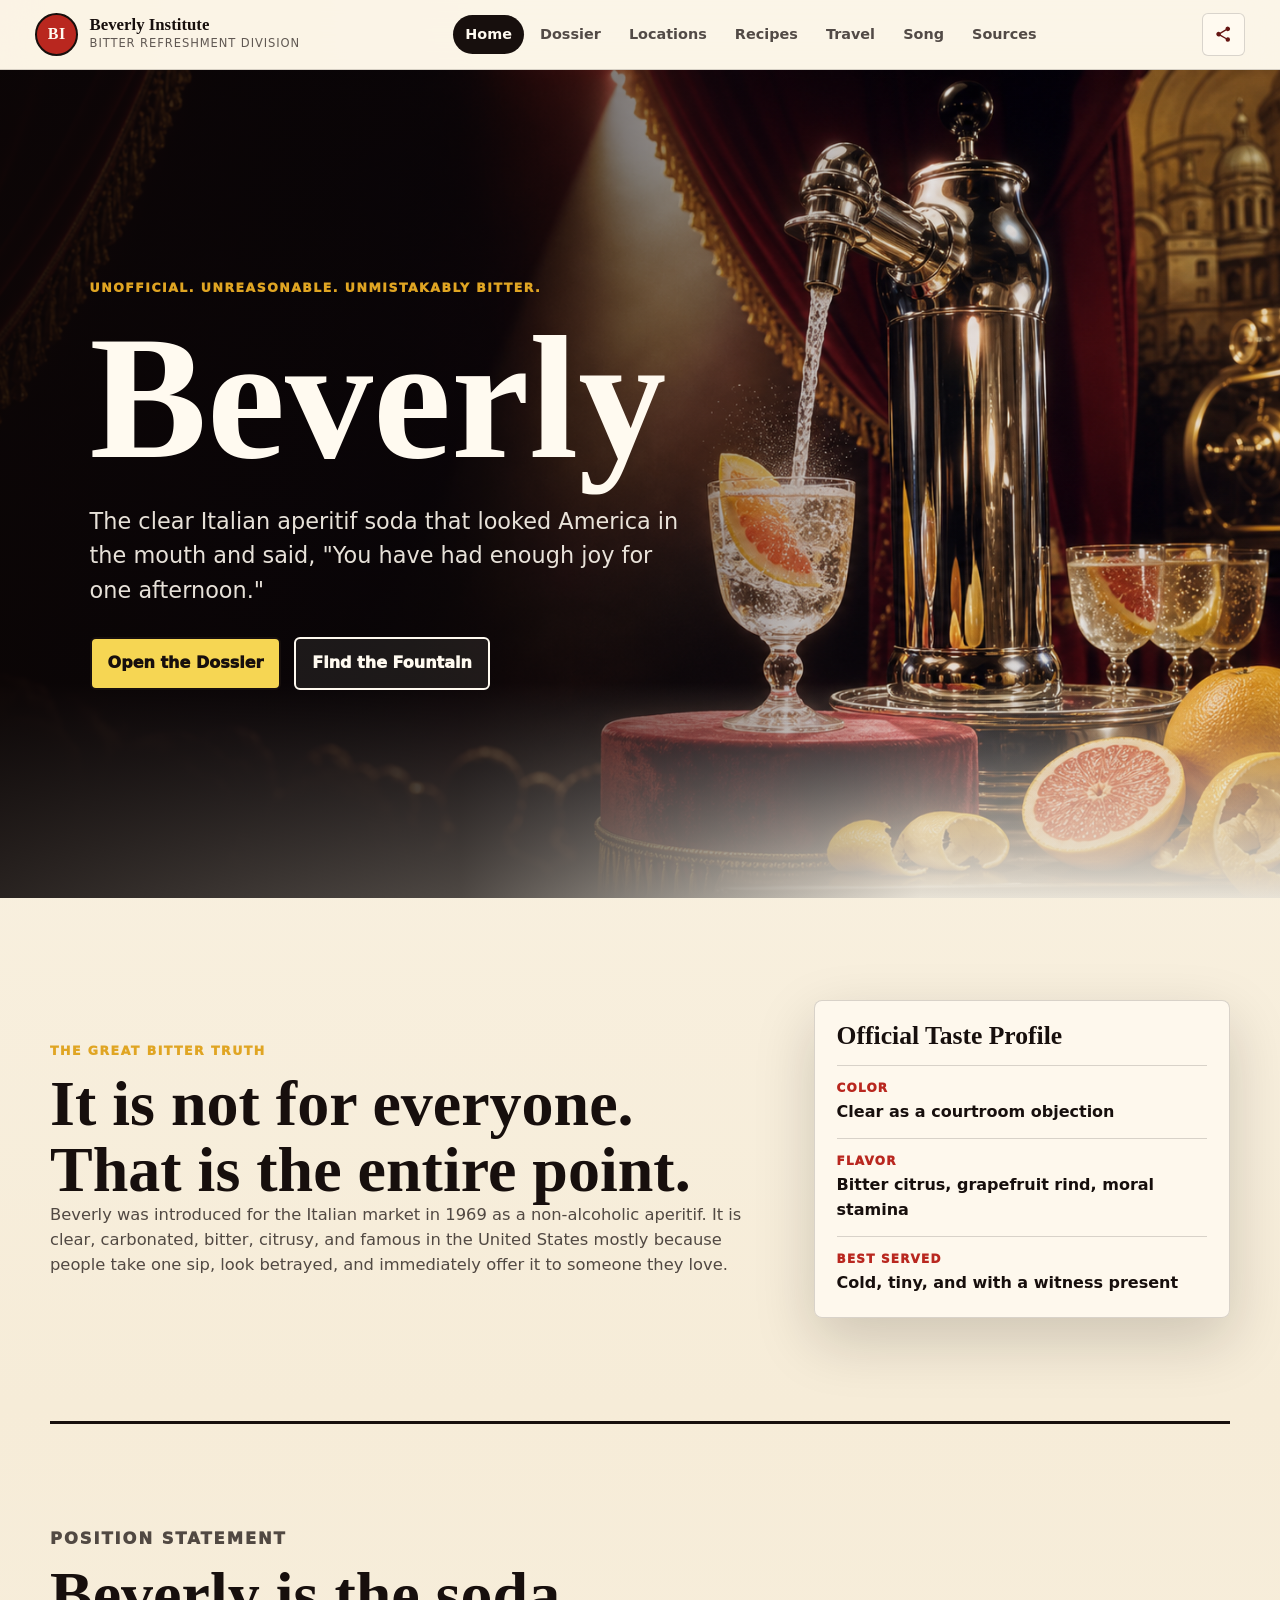
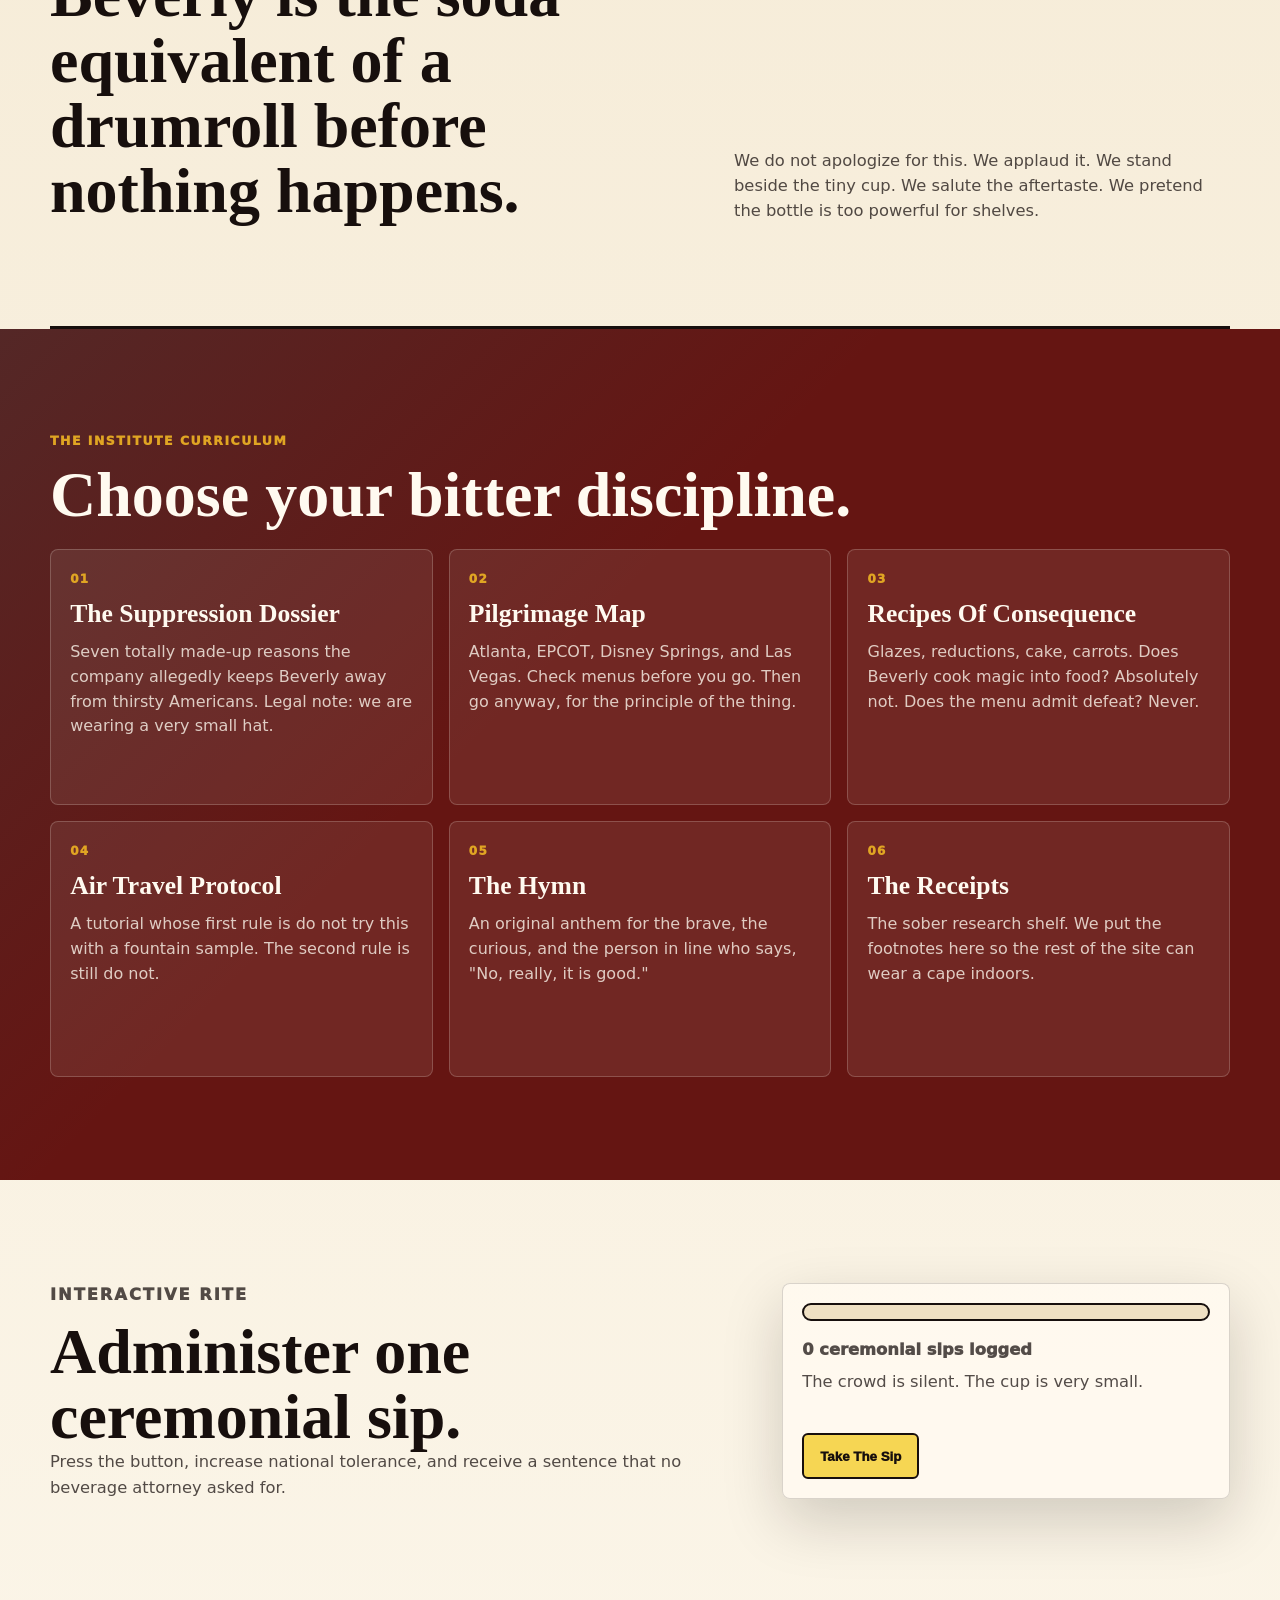
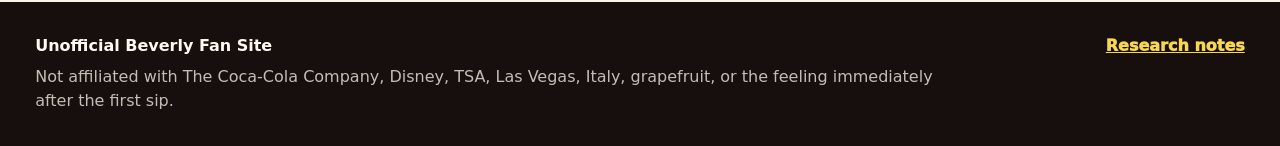
<file: index.html>
<!doctype html>
<html lang="en">
  <head>
    <meta charset="utf-8">
    <meta name="viewport" content="width=device-width, initial-scale=1">
    <title>The Beverly Institute of Bitter Refreshment</title>
    <meta
      name="description"
      content="An unofficial, overcommitted fan site for Beverly, the bitter Italian soda Americans were not emotionally prepared to receive."
    >
    <meta name="theme-color" content="#651512">
    <meta name="color-scheme" content="light">
    <meta name="apple-mobile-web-app-title" content="Beverly">
    <meta name="application-name" content="Beverly Institute">
    <meta name="msapplication-TileColor" content="#651512">
    <meta name="msapplication-TileImage" content="assets/icons/mstile-150x150.png">
    <meta name="msapplication-config" content="browserconfig.xml">
    <link rel="canonical" href="https://drftstatic.github.io/beverly/">
    <link rel="icon" href="favicon.ico" sizes="any">
    <link rel="icon" type="image/png" sizes="16x16" href="assets/icons/favicon-16x16.png">
    <link rel="icon" type="image/png" sizes="32x32" href="assets/icons/favicon-32x32.png">
    <link rel="apple-touch-icon" sizes="180x180" href="assets/icons/apple-touch-icon.png">
    <link rel="mask-icon" href="assets/icons/safari-pinned-tab.svg" color="#651512">
    <link rel="manifest" href="site.webmanifest">
    <meta property="og:site_name" content="Beverly Institute of Bitter Refreshment">
    <meta property="og:type" content="website">
    <meta property="og:locale" content="en_US">
    <meta property="og:url" content="https://drftstatic.github.io/beverly/">
    <meta property="og:title" content="The Beverly Institute of Bitter Refreshment">
    <meta property="og:description" content="An unofficial, overcommitted fan site for Beverly, the bitter Italian soda Americans were not emotionally prepared to receive.">
    <meta property="og:image" content="https://drftstatic.github.io/beverly/assets/images/beverly-social-card.png">
    <meta property="og:image:secure_url" content="https://drftstatic.github.io/beverly/assets/images/beverly-social-card.png">
    <meta property="og:image:width" content="1200">
    <meta property="og:image:height" content="630">
    <meta property="og:image:alt" content="Beverly fan-site social card with a theatrical tiny soda cup and the words Beverly, the tiny cup has the floor.">
    <meta name="twitter:card" content="summary_large_image">
    <meta name="twitter:title" content="The Beverly Institute of Bitter Refreshment">
    <meta name="twitter:description" content="An unofficial, overcommitted fan site for Beverly, the bitter Italian soda Americans were not emotionally prepared to receive.">
    <meta name="twitter:image" content="https://drftstatic.github.io/beverly/assets/images/beverly-social-card.png">
    <meta name="twitter:image:alt" content="Beverly fan-site social card with a theatrical tiny soda cup and the words Beverly, the tiny cup has the floor.">
    <link rel="stylesheet" href="assets/styles.css">
  </head>
  <body>
    <div data-site-header></div>

    <main>
      <section class="hero hero-home">
        <img src="assets/images/beverly-hero.png" alt="A theatrical soda fountain pouring a clear sparkling bitter drink into a glass on a tiny stage.">
        <div class="hero-shade"></div>
        <div class="hero-content">
          <p class="eyebrow">Unofficial. Unreasonable. Unmistakably bitter.</p>
          <h1>Beverly</h1>
          <p class="hero-copy">
            The clear Italian aperitif soda that looked America in the mouth and said,
            "You have had enough joy for one afternoon."
          </p>
          <div class="hero-actions">
            <a class="button primary" href="manifesto.html">Open the Dossier</a>
            <a class="button ghost" href="locations.html">Find the Fountain</a>
          </div>
        </div>
      </section>

      <section class="section intro-grid">
        <div>
          <p class="kicker">The Great Bitter Truth</p>
          <h2>It is not for everyone. That is the entire point.</h2>
          <p>
            Beverly was introduced for the Italian market in 1969 as a non-alcoholic
            aperitif. It is clear, carbonated, bitter, citrusy, and famous in the
            United States mostly because people take one sip, look betrayed, and
            immediately offer it to someone they love.
          </p>
        </div>
        <aside class="fact-panel">
          <h3>Official Taste Profile</h3>
          <dl>
            <div>
              <dt>Color</dt>
              <dd>Clear as a courtroom objection</dd>
            </div>
            <div>
              <dt>Flavor</dt>
              <dd>Bitter citrus, grapefruit rind, moral stamina</dd>
            </div>
            <div>
              <dt>Best served</dt>
              <dd>Cold, tiny, and with a witness present</dd>
            </div>
          </dl>
        </aside>
      </section>

      <section class="section proclamation-band">
        <div>
          <p class="kicker">Position Statement</p>
          <h2>Beverly is the soda equivalent of a drumroll before nothing happens.</h2>
        </div>
        <p>
          We do not apologize for this. We applaud it. We stand beside the tiny cup.
          We salute the aftertaste. We pretend the bottle is too powerful for shelves.
        </p>
      </section>

      <section class="section cards-section">
        <div class="section-heading">
          <p class="kicker">The Institute Curriculum</p>
          <h2>Choose your bitter discipline.</h2>
        </div>
        <div class="card-grid">
          <a class="feature-card" href="manifesto.html">
            <span class="card-number">01</span>
            <h3>The Suppression Dossier</h3>
            <p>
              Seven totally made-up reasons the company allegedly keeps Beverly away
              from thirsty Americans. Legal note: we are wearing a very small hat.
            </p>
          </a>
          <a class="feature-card" href="locations.html">
            <span class="card-number">02</span>
            <h3>Pilgrimage Map</h3>
            <p>
              Atlanta, EPCOT, Disney Springs, and Las Vegas. Check menus before you go.
              Then go anyway, for the principle of the thing.
            </p>
          </a>
          <a class="feature-card" href="recipes.html">
            <span class="card-number">03</span>
            <h3>Recipes Of Consequence</h3>
            <p>
              Glazes, reductions, cake, carrots. Does Beverly cook magic into food?
              Absolutely not. Does the menu admit defeat? Never.
            </p>
          </a>
          <a class="feature-card" href="travel.html">
            <span class="card-number">04</span>
            <h3>Air Travel Protocol</h3>
            <p>
              A tutorial whose first rule is do not try this with a fountain sample.
              The second rule is still do not.
            </p>
          </a>
          <a class="feature-card" href="song.html">
            <span class="card-number">05</span>
            <h3>The Hymn</h3>
            <p>
              An original anthem for the brave, the curious, and the person in line
              who says, "No, really, it is good."
            </p>
          </a>
          <a class="feature-card" href="sources.html">
            <span class="card-number">06</span>
            <h3>The Receipts</h3>
            <p>
              The sober research shelf. We put the footnotes here so the rest of the
              site can wear a cape indoors.
            </p>
          </a>
        </div>
      </section>

      <section class="section ceremony-panel">
        <div>
          <p class="kicker">Interactive Rite</p>
          <h2>Administer one ceremonial sip.</h2>
          <p>
            Press the button, increase national tolerance, and receive a sentence
            that no beverage attorney asked for.
          </p>
        </div>
        <div class="sip-console" data-sip-console>
          <div class="meter-shell" aria-hidden="true">
            <span class="meter-fill" data-sip-fill></span>
          </div>
          <p class="sip-score"><span data-sip-count>0</span> ceremonial sips logged</p>
          <p class="sip-message" data-sip-message>The crowd is silent. The cup is very small.</p>
          <button class="button primary" type="button" data-sip-button>Take The Sip</button>
        </div>
      </section>
    </main>

    <div data-site-footer></div>
    <script src="assets/site.js"></script>
  </body>
</html>
</file>
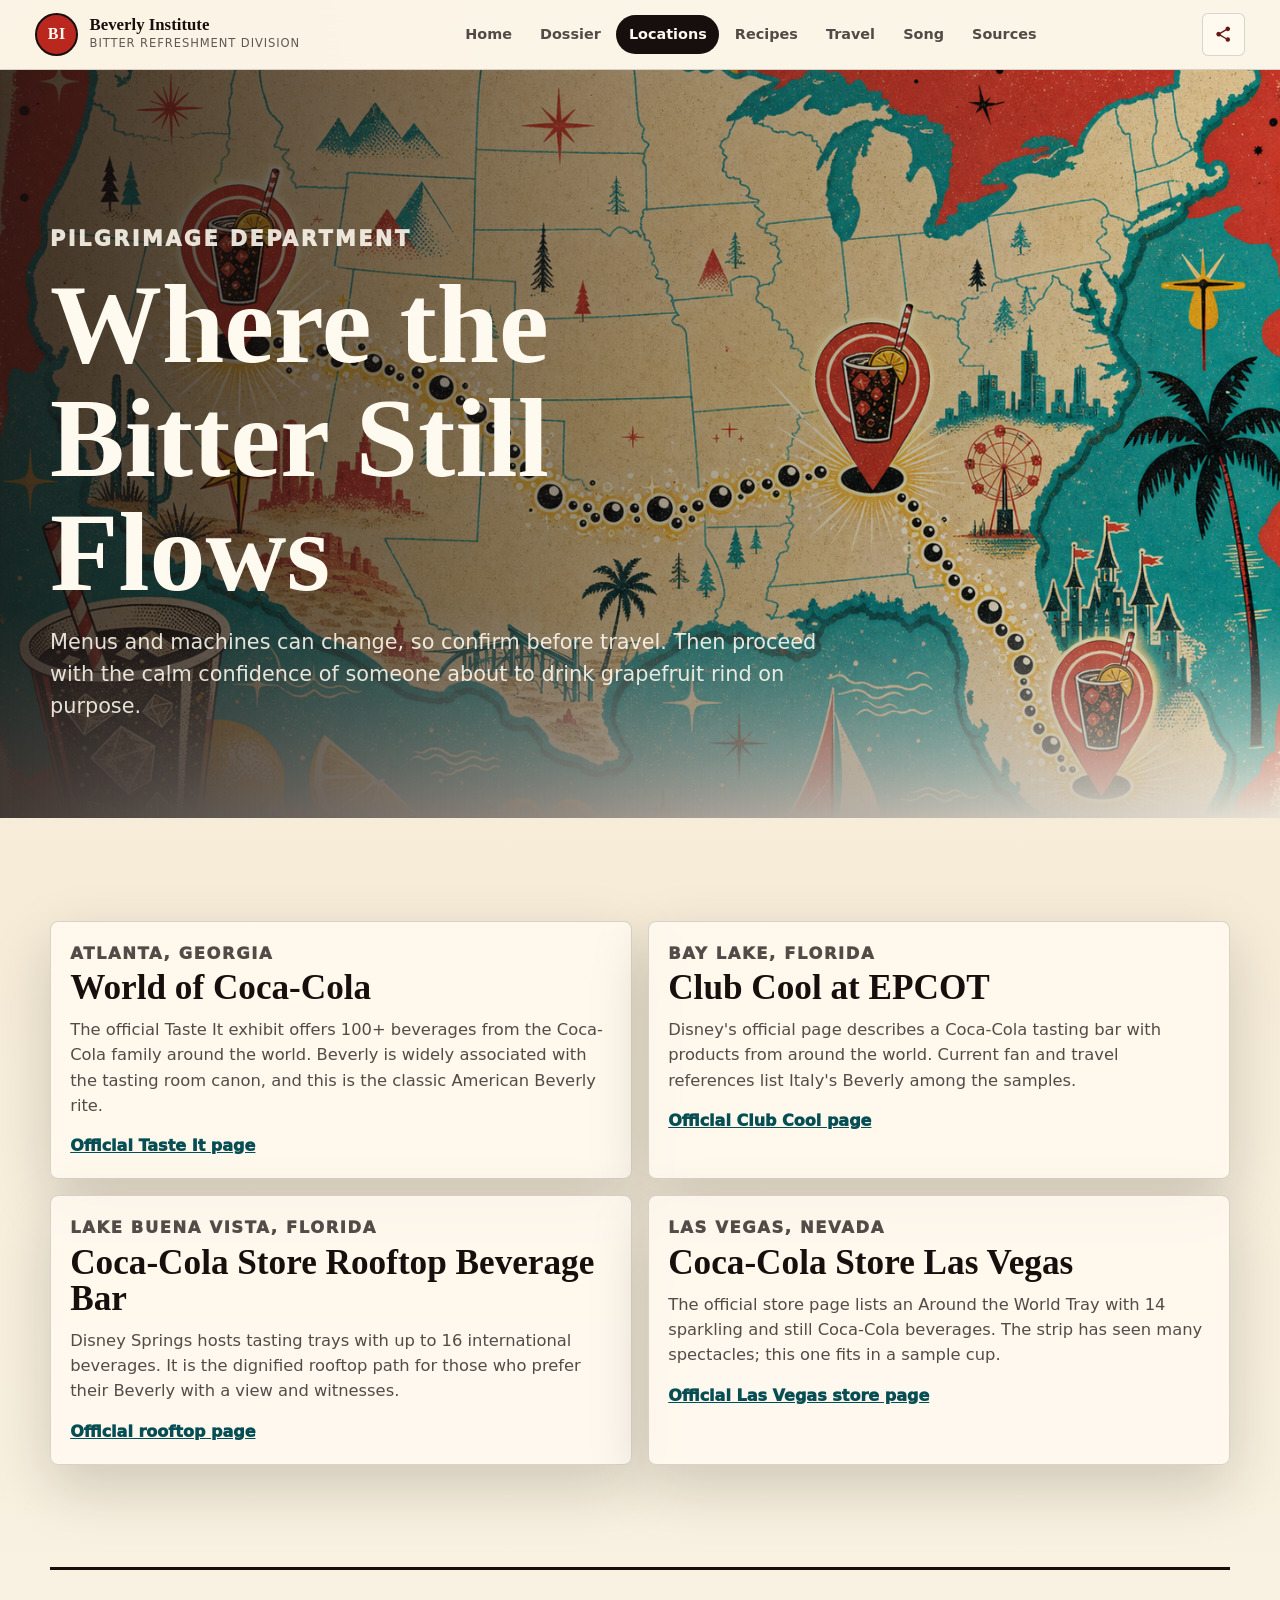
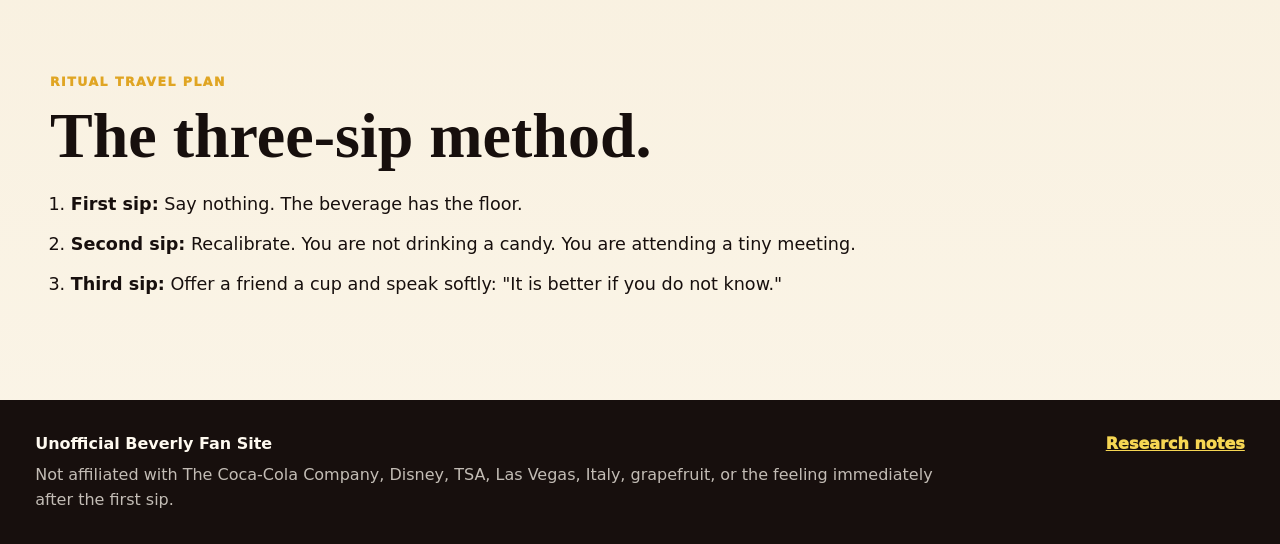
<file: locations.html>
<!doctype html>
<html lang="en">
  <head>
    <meta charset="utf-8">
    <meta name="viewport" content="width=device-width, initial-scale=1">
    <title>Where To Try Beverly In America</title>
    <meta
      name="description"
      content="Known United States tasting locations for Beverly and international Coca-Cola flavors."
    >
    <meta name="theme-color" content="#651512">
    <meta name="color-scheme" content="light">
    <meta name="apple-mobile-web-app-title" content="Beverly">
    <meta name="application-name" content="Beverly Institute">
    <meta name="msapplication-TileColor" content="#651512">
    <meta name="msapplication-TileImage" content="assets/icons/mstile-150x150.png">
    <meta name="msapplication-config" content="browserconfig.xml">
    <link rel="canonical" href="https://drftstatic.github.io/beverly/locations.html">
    <link rel="icon" href="favicon.ico" sizes="any">
    <link rel="icon" type="image/png" sizes="16x16" href="assets/icons/favicon-16x16.png">
    <link rel="icon" type="image/png" sizes="32x32" href="assets/icons/favicon-32x32.png">
    <link rel="apple-touch-icon" sizes="180x180" href="assets/icons/apple-touch-icon.png">
    <link rel="mask-icon" href="assets/icons/safari-pinned-tab.svg" color="#651512">
    <link rel="manifest" href="site.webmanifest">
    <meta property="og:site_name" content="Beverly Institute of Bitter Refreshment">
    <meta property="og:type" content="website">
    <meta property="og:locale" content="en_US">
    <meta property="og:url" content="https://drftstatic.github.io/beverly/locations.html">
    <meta property="og:title" content="Where To Try Beverly In America">
    <meta property="og:description" content="Known United States tasting locations for Beverly and international Coca-Cola flavors.">
    <meta property="og:image" content="https://drftstatic.github.io/beverly/assets/images/beverly-social-card.png">
    <meta property="og:image:secure_url" content="https://drftstatic.github.io/beverly/assets/images/beverly-social-card.png">
    <meta property="og:image:width" content="1200">
    <meta property="og:image:height" content="630">
    <meta property="og:image:alt" content="Beverly fan-site social card with a theatrical tiny soda cup and the words Beverly, the tiny cup has the floor.">
    <meta name="twitter:card" content="summary_large_image">
    <meta name="twitter:title" content="Where To Try Beverly In America">
    <meta name="twitter:description" content="Known United States tasting locations for Beverly and international Coca-Cola flavors.">
    <meta name="twitter:image" content="https://drftstatic.github.io/beverly/assets/images/beverly-social-card.png">
    <meta name="twitter:image:alt" content="Beverly fan-site social card with a theatrical tiny soda cup and the words Beverly, the tiny cup has the floor.">
    <link rel="stylesheet" href="assets/styles.css">
  </head>
  <body>
    <div data-site-header></div>

    <main>
      <section class="page-hero image-hero">
        <img src="assets/images/beverly-map.png" alt="A vintage illustrated map of the United States with glowing soda tasting destination pins.">
        <div>
          <p class="eyebrow">Pilgrimage Department</p>
          <h1>Where the Bitter Still Flows</h1>
          <p>
            Menus and machines can change, so confirm before travel. Then proceed
            with the calm confidence of someone about to drink grapefruit rind on purpose.
          </p>
        </div>
      </section>

      <section class="section location-grid">
        <article class="location-card">
          <p class="state">Atlanta, Georgia</p>
          <h2>World of Coca-Cola</h2>
          <p>
            The official Taste It exhibit offers 100+ beverages from the Coca-Cola
            family around the world. Beverly is widely associated with the tasting
            room canon, and this is the classic American Beverly rite.
          </p>
          <a href="https://www.worldofcoca-cola.com/explore-inside/explore-taste-it">Official Taste It page</a>
        </article>

        <article class="location-card">
          <p class="state">Bay Lake, Florida</p>
          <h2>Club Cool at EPCOT</h2>
          <p>
            Disney's official page describes a Coca-Cola tasting bar with products
            from around the world. Current fan and travel references list Italy's
            Beverly among the samples.
          </p>
          <a href="https://disneyworld.disney.go.com/shops/epcot/club-cool/">Official Club Cool page</a>
        </article>

        <article class="location-card">
          <p class="state">Lake Buena Vista, Florida</p>
          <h2>Coca-Cola Store Rooftop Beverage Bar</h2>
          <p>
            Disney Springs hosts tasting trays with up to 16 international beverages.
            It is the dignified rooftop path for those who prefer their Beverly with
            a view and witnesses.
          </p>
          <a href="https://disneyworld.disney.go.com/dining/disney-springs/coca-cola-rooftop-beverage-bar/">Official rooftop page</a>
        </article>

        <article class="location-card">
          <p class="state">Las Vegas, Nevada</p>
          <h2>Coca-Cola Store Las Vegas</h2>
          <p>
            The official store page lists an Around the World Tray with 14 sparkling
            and still Coca-Cola beverages. The strip has seen many spectacles; this
            one fits in a sample cup.
          </p>
          <a href="https://www.coca-colastore.com/stores/las-vegas">Official Las Vegas store page</a>
        </article>
      </section>

      <section class="section pilgrimage-steps">
        <div class="section-heading">
          <p class="kicker">Ritual Travel Plan</p>
          <h2>The three-sip method.</h2>
        </div>
        <ol class="step-list">
          <li>
            <strong>First sip:</strong> Say nothing. The beverage has the floor.
          </li>
          <li>
            <strong>Second sip:</strong> Recalibrate. You are not drinking a candy.
            You are attending a tiny meeting.
          </li>
          <li>
            <strong>Third sip:</strong> Offer a friend a cup and speak softly:
            "It is better if you do not know."
          </li>
        </ol>
      </section>
    </main>

    <div data-site-footer></div>
    <script src="assets/site.js"></script>
  </body>
</html>
</file>
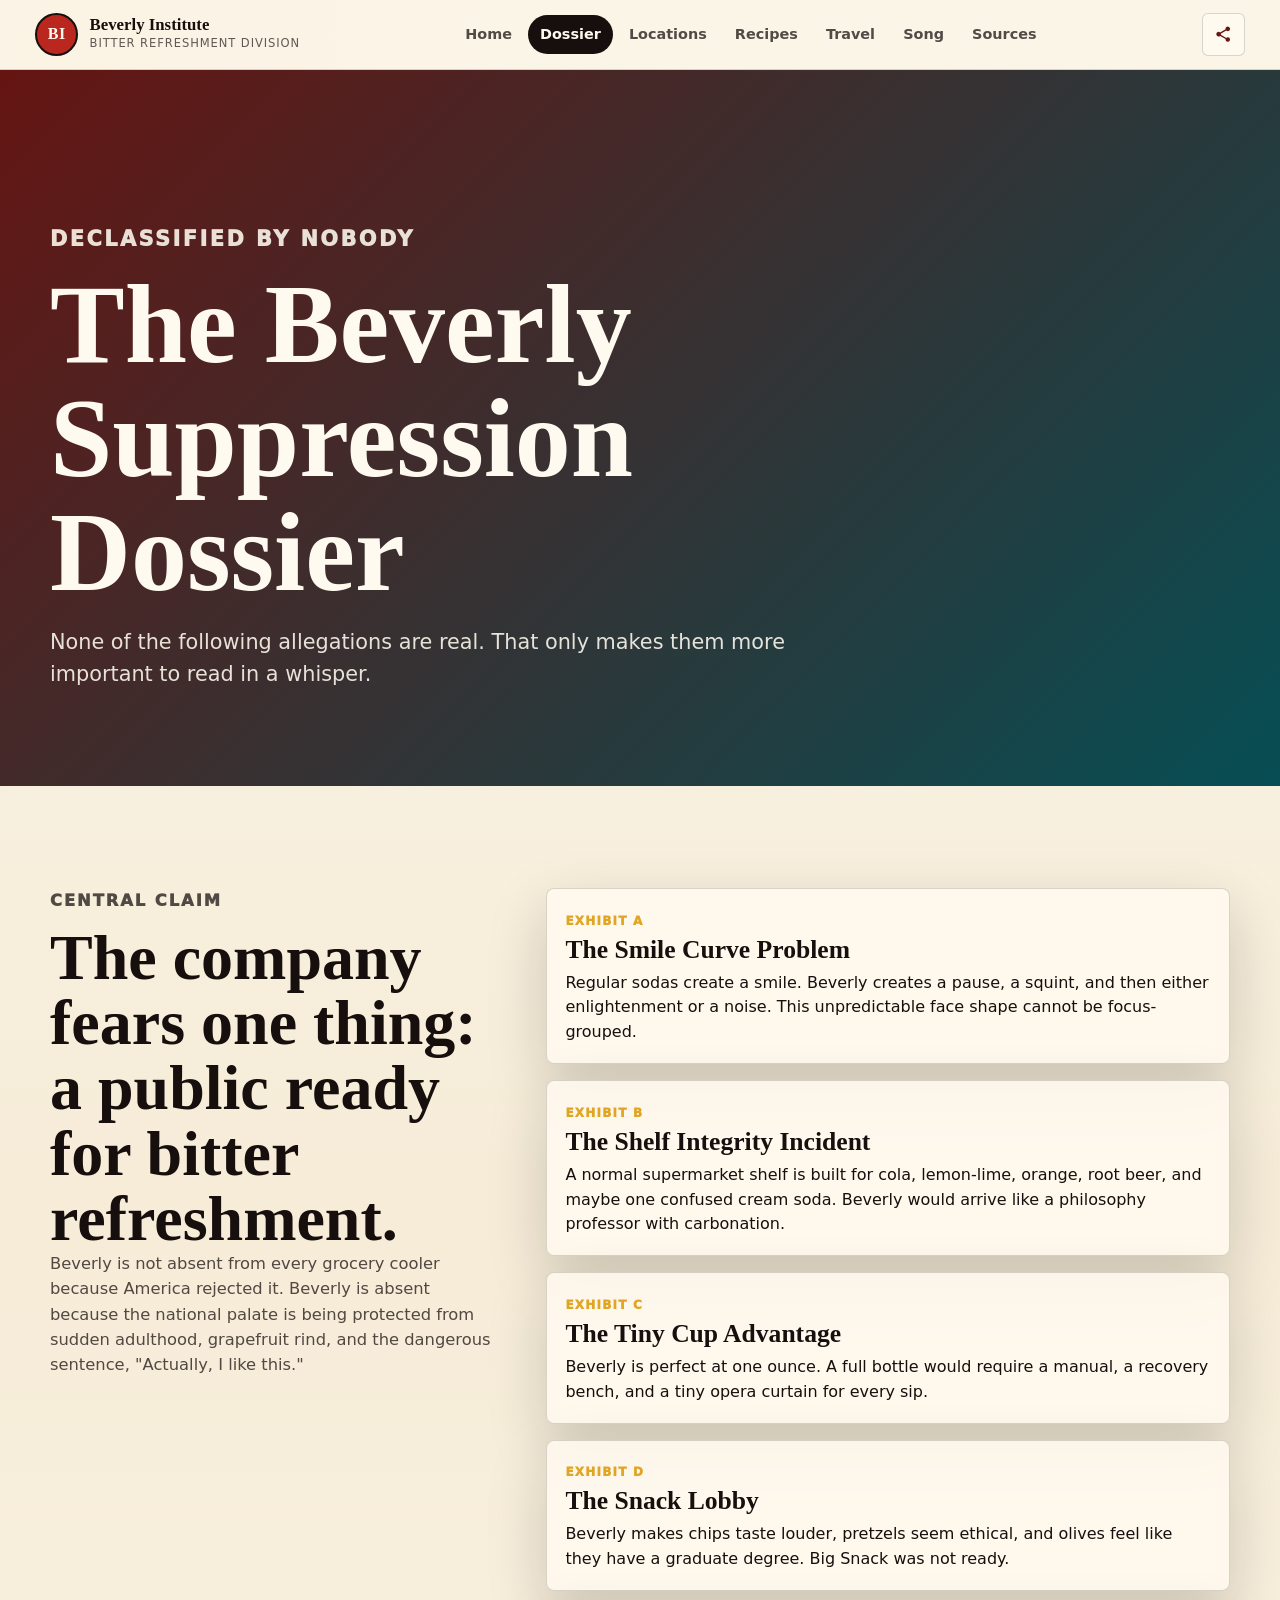
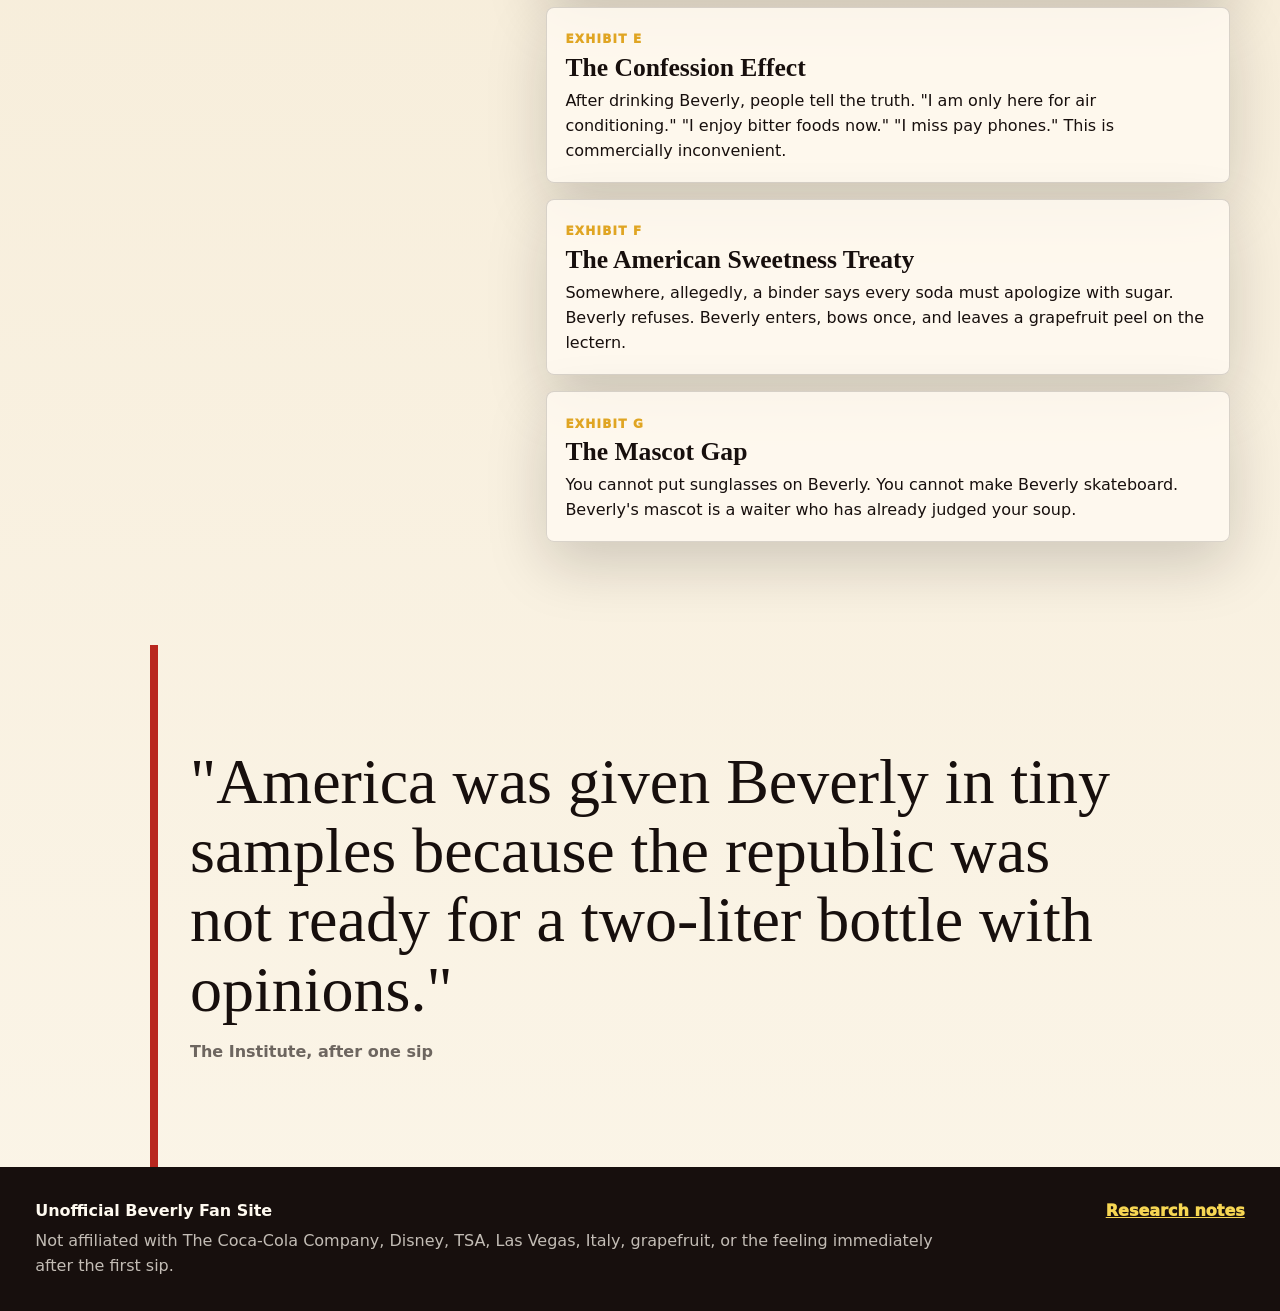
<file: manifesto.html>
<!doctype html>
<html lang="en">
  <head>
    <meta charset="utf-8">
    <meta name="viewport" content="width=device-width, initial-scale=1">
    <title>The Beverly Suppression Dossier</title>
    <meta
      name="description"
      content="A satirical dossier alleging why Beverly is too powerful for ordinary American shelves."
    >
    <meta name="theme-color" content="#651512">
    <meta name="color-scheme" content="light">
    <meta name="apple-mobile-web-app-title" content="Beverly">
    <meta name="application-name" content="Beverly Institute">
    <meta name="msapplication-TileColor" content="#651512">
    <meta name="msapplication-TileImage" content="assets/icons/mstile-150x150.png">
    <meta name="msapplication-config" content="browserconfig.xml">
    <link rel="canonical" href="https://drftstatic.github.io/beverly/manifesto.html">
    <link rel="icon" href="favicon.ico" sizes="any">
    <link rel="icon" type="image/png" sizes="16x16" href="assets/icons/favicon-16x16.png">
    <link rel="icon" type="image/png" sizes="32x32" href="assets/icons/favicon-32x32.png">
    <link rel="apple-touch-icon" sizes="180x180" href="assets/icons/apple-touch-icon.png">
    <link rel="mask-icon" href="assets/icons/safari-pinned-tab.svg" color="#651512">
    <link rel="manifest" href="site.webmanifest">
    <meta property="og:site_name" content="Beverly Institute of Bitter Refreshment">
    <meta property="og:type" content="website">
    <meta property="og:locale" content="en_US">
    <meta property="og:url" content="https://drftstatic.github.io/beverly/manifesto.html">
    <meta property="og:title" content="The Beverly Suppression Dossier">
    <meta property="og:description" content="A satirical dossier alleging why Beverly is too powerful for ordinary American shelves.">
    <meta property="og:image" content="https://drftstatic.github.io/beverly/assets/images/beverly-social-card.png">
    <meta property="og:image:secure_url" content="https://drftstatic.github.io/beverly/assets/images/beverly-social-card.png">
    <meta property="og:image:width" content="1200">
    <meta property="og:image:height" content="630">
    <meta property="og:image:alt" content="Beverly fan-site social card with a theatrical tiny soda cup and the words Beverly, the tiny cup has the floor.">
    <meta name="twitter:card" content="summary_large_image">
    <meta name="twitter:title" content="The Beverly Suppression Dossier">
    <meta name="twitter:description" content="A satirical dossier alleging why Beverly is too powerful for ordinary American shelves.">
    <meta name="twitter:image" content="https://drftstatic.github.io/beverly/assets/images/beverly-social-card.png">
    <meta name="twitter:image:alt" content="Beverly fan-site social card with a theatrical tiny soda cup and the words Beverly, the tiny cup has the floor.">
    <link rel="stylesheet" href="assets/styles.css">
  </head>
  <body>
    <div data-site-header></div>

    <main>
      <section class="page-hero compact-hero">
        <div>
          <p class="eyebrow">Declassified by nobody</p>
          <h1>The Beverly Suppression Dossier</h1>
          <p>
            None of the following allegations are real. That only makes them more
            important to read in a whisper.
          </p>
        </div>
      </section>

      <section class="section dossier-layout">
        <div class="dossier-intro">
          <p class="kicker">Central Claim</p>
          <h2>The company fears one thing: a public ready for bitter refreshment.</h2>
          <p>
            Beverly is not absent from every grocery cooler because America rejected
            it. Beverly is absent because the national palate is being protected
            from sudden adulthood, grapefruit rind, and the dangerous sentence,
            "Actually, I like this."
          </p>
        </div>

        <div class="dossier-stack">
          <article class="dossier-card">
            <span>Exhibit A</span>
            <h3>The Smile Curve Problem</h3>
            <p>
              Regular sodas create a smile. Beverly creates a pause, a squint, and
              then either enlightenment or a noise. This unpredictable face shape
              cannot be focus-grouped.
            </p>
          </article>
          <article class="dossier-card">
            <span>Exhibit B</span>
            <h3>The Shelf Integrity Incident</h3>
            <p>
              A normal supermarket shelf is built for cola, lemon-lime, orange,
              root beer, and maybe one confused cream soda. Beverly would arrive
              like a philosophy professor with carbonation.
            </p>
          </article>
          <article class="dossier-card">
            <span>Exhibit C</span>
            <h3>The Tiny Cup Advantage</h3>
            <p>
              Beverly is perfect at one ounce. A full bottle would require a manual,
              a recovery bench, and a tiny opera curtain for every sip.
            </p>
          </article>
          <article class="dossier-card">
            <span>Exhibit D</span>
            <h3>The Snack Lobby</h3>
            <p>
              Beverly makes chips taste louder, pretzels seem ethical, and olives
              feel like they have a graduate degree. Big Snack was not ready.
            </p>
          </article>
          <article class="dossier-card">
            <span>Exhibit E</span>
            <h3>The Confession Effect</h3>
            <p>
              After drinking Beverly, people tell the truth. "I am only here for
              air conditioning." "I enjoy bitter foods now." "I miss pay phones."
              This is commercially inconvenient.
            </p>
          </article>
          <article class="dossier-card">
            <span>Exhibit F</span>
            <h3>The American Sweetness Treaty</h3>
            <p>
              Somewhere, allegedly, a binder says every soda must apologize with
              sugar. Beverly refuses. Beverly enters, bows once, and leaves a
              grapefruit peel on the lectern.
            </p>
          </article>
          <article class="dossier-card">
            <span>Exhibit G</span>
            <h3>The Mascot Gap</h3>
            <p>
              You cannot put sunglasses on Beverly. You cannot make Beverly skateboard.
              Beverly's mascot is a waiter who has already judged your soup.
            </p>
          </article>
        </div>
      </section>

      <section class="section pull-quote">
        <p>
          "America was given Beverly in tiny samples because the republic was not
          ready for a two-liter bottle with opinions."
        </p>
        <span>The Institute, after one sip</span>
      </section>
    </main>

    <div data-site-footer></div>
    <script src="assets/site.js"></script>
  </body>
</html>
</file>
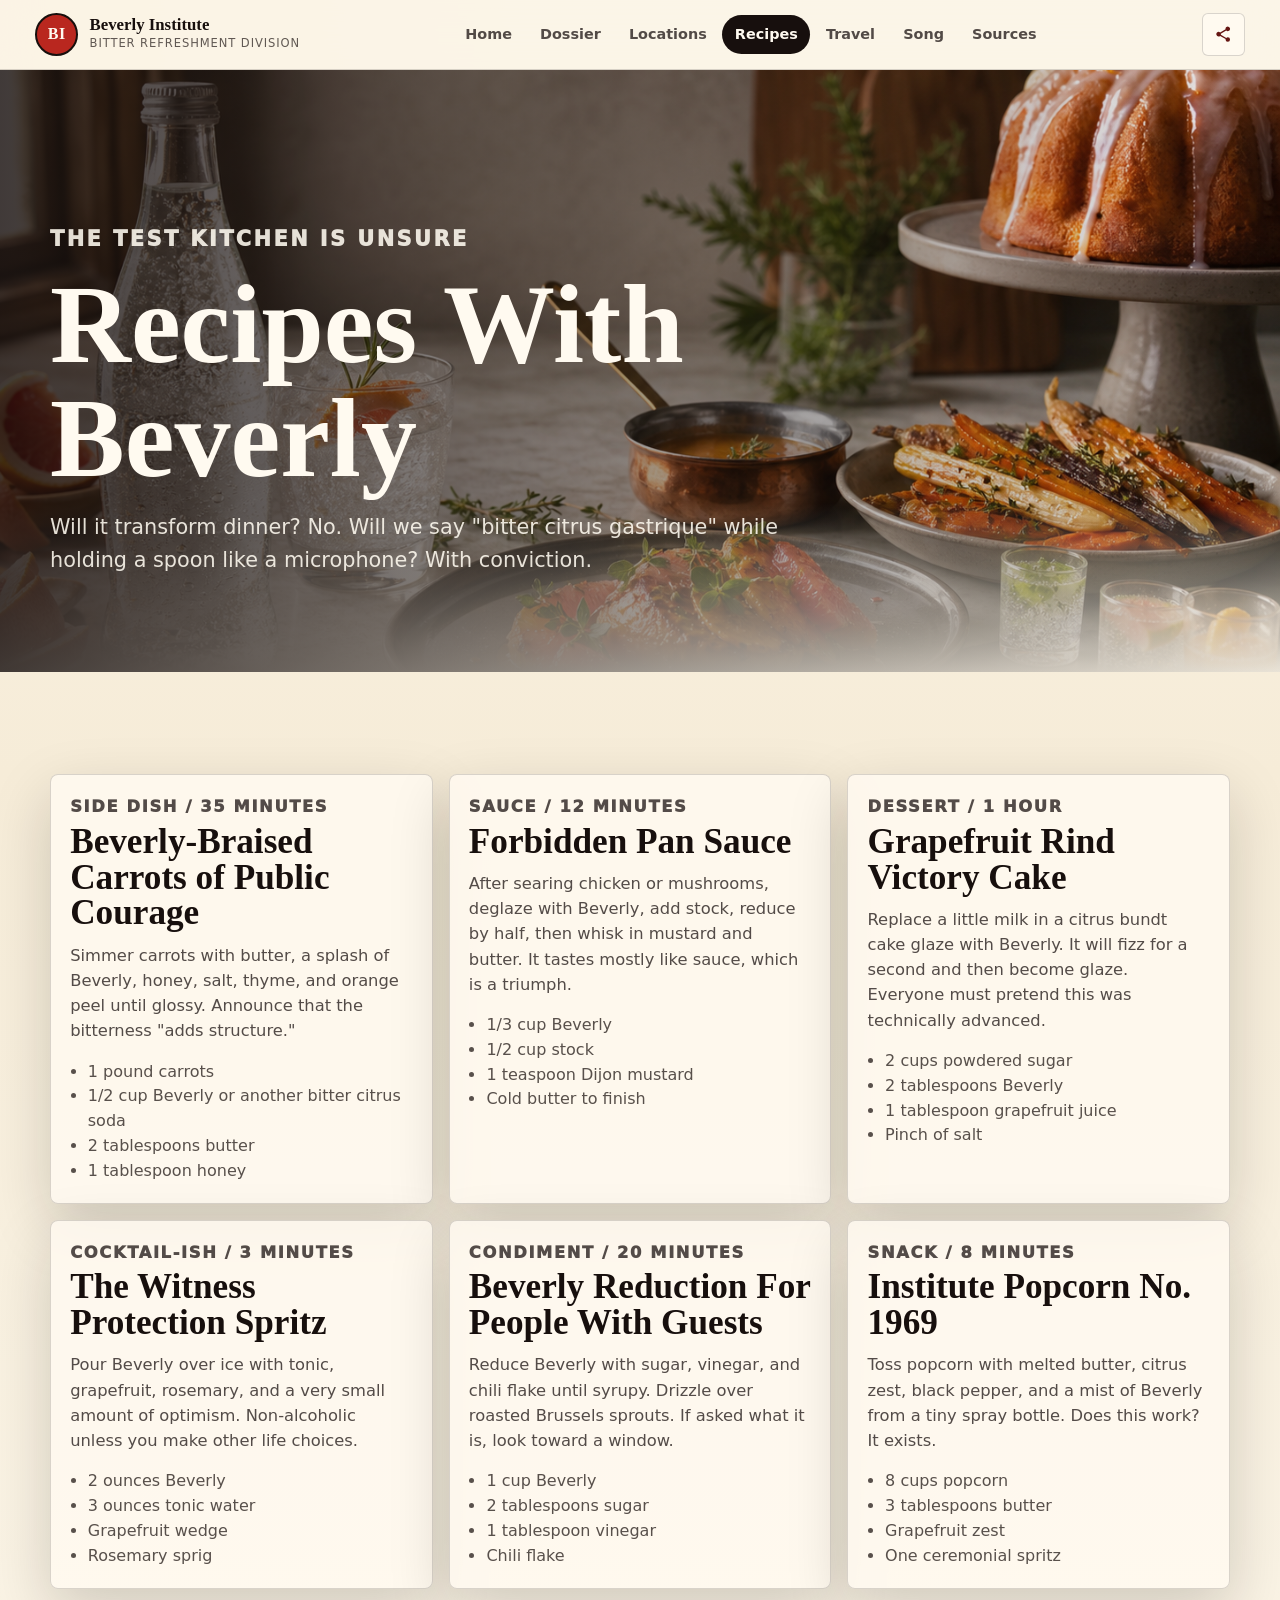
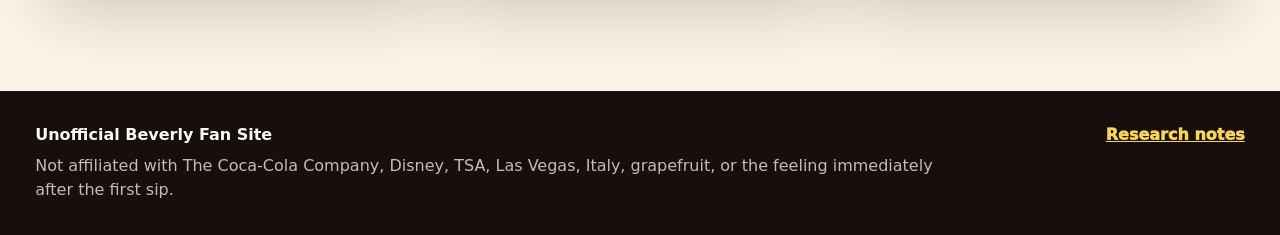
<file: recipes.html>
<!doctype html>
<html lang="en">
  <head>
    <meta charset="utf-8">
    <meta name="viewport" content="width=device-width, initial-scale=1">
    <title>Beverly Recipes</title>
    <meta
      name="description"
      content="Fictional recipes for cooking with Beverly, a soda that will not do much but will be respected anyway."
    >
    <meta name="theme-color" content="#651512">
    <meta name="color-scheme" content="light">
    <meta name="apple-mobile-web-app-title" content="Beverly">
    <meta name="application-name" content="Beverly Institute">
    <meta name="msapplication-TileColor" content="#651512">
    <meta name="msapplication-TileImage" content="assets/icons/mstile-150x150.png">
    <meta name="msapplication-config" content="browserconfig.xml">
    <link rel="canonical" href="https://drftstatic.github.io/beverly/recipes.html">
    <link rel="icon" href="favicon.ico" sizes="any">
    <link rel="icon" type="image/png" sizes="16x16" href="assets/icons/favicon-16x16.png">
    <link rel="icon" type="image/png" sizes="32x32" href="assets/icons/favicon-32x32.png">
    <link rel="apple-touch-icon" sizes="180x180" href="assets/icons/apple-touch-icon.png">
    <link rel="mask-icon" href="assets/icons/safari-pinned-tab.svg" color="#651512">
    <link rel="manifest" href="site.webmanifest">
    <meta property="og:site_name" content="Beverly Institute of Bitter Refreshment">
    <meta property="og:type" content="website">
    <meta property="og:locale" content="en_US">
    <meta property="og:url" content="https://drftstatic.github.io/beverly/recipes.html">
    <meta property="og:title" content="Beverly Recipes">
    <meta property="og:description" content="Fictional recipes for cooking with Beverly, a soda that will not do much but will be respected anyway.">
    <meta property="og:image" content="https://drftstatic.github.io/beverly/assets/images/beverly-social-card.png">
    <meta property="og:image:secure_url" content="https://drftstatic.github.io/beverly/assets/images/beverly-social-card.png">
    <meta property="og:image:width" content="1200">
    <meta property="og:image:height" content="630">
    <meta property="og:image:alt" content="Beverly fan-site social card with a theatrical tiny soda cup and the words Beverly, the tiny cup has the floor.">
    <meta name="twitter:card" content="summary_large_image">
    <meta name="twitter:title" content="Beverly Recipes">
    <meta name="twitter:description" content="Fictional recipes for cooking with Beverly, a soda that will not do much but will be respected anyway.">
    <meta name="twitter:image" content="https://drftstatic.github.io/beverly/assets/images/beverly-social-card.png">
    <meta name="twitter:image:alt" content="Beverly fan-site social card with a theatrical tiny soda cup and the words Beverly, the tiny cup has the floor.">
    <link rel="stylesheet" href="assets/styles.css">
  </head>
  <body>
    <div data-site-header></div>

    <main>
      <section class="page-hero image-hero recipes-hero">
        <img src="assets/images/beverly-recipes.png" alt="A kitchen counter with clear sparkling soda, roasted vegetables, cake glaze, citrus, herbs, and tasting glasses.">
        <div>
          <p class="eyebrow">The Test Kitchen Is Unsure</p>
          <h1>Recipes With Beverly</h1>
          <p>
            Will it transform dinner? No. Will we say "bitter citrus gastrique"
            while holding a spoon like a microphone? With conviction.
          </p>
        </div>
      </section>

      <section class="section recipe-grid">
        <article class="recipe-card">
          <p class="recipe-meta">Side Dish / 35 minutes</p>
          <h2>Beverly-Braised Carrots of Public Courage</h2>
          <p>
            Simmer carrots with butter, a splash of Beverly, honey, salt, thyme,
            and orange peel until glossy. Announce that the bitterness "adds structure."
          </p>
          <ul>
            <li>1 pound carrots</li>
            <li>1/2 cup Beverly or another bitter citrus soda</li>
            <li>2 tablespoons butter</li>
            <li>1 tablespoon honey</li>
          </ul>
        </article>

        <article class="recipe-card">
          <p class="recipe-meta">Sauce / 12 minutes</p>
          <h2>Forbidden Pan Sauce</h2>
          <p>
            After searing chicken or mushrooms, deglaze with Beverly, add stock,
            reduce by half, then whisk in mustard and butter. It tastes mostly like
            sauce, which is a triumph.
          </p>
          <ul>
            <li>1/3 cup Beverly</li>
            <li>1/2 cup stock</li>
            <li>1 teaspoon Dijon mustard</li>
            <li>Cold butter to finish</li>
          </ul>
        </article>

        <article class="recipe-card">
          <p class="recipe-meta">Dessert / 1 hour</p>
          <h2>Grapefruit Rind Victory Cake</h2>
          <p>
            Replace a little milk in a citrus bundt cake glaze with Beverly. It will
            fizz for a second and then become glaze. Everyone must pretend this was
            technically advanced.
          </p>
          <ul>
            <li>2 cups powdered sugar</li>
            <li>2 tablespoons Beverly</li>
            <li>1 tablespoon grapefruit juice</li>
            <li>Pinch of salt</li>
          </ul>
        </article>

        <article class="recipe-card">
          <p class="recipe-meta">Cocktail-ish / 3 minutes</p>
          <h2>The Witness Protection Spritz</h2>
          <p>
            Pour Beverly over ice with tonic, grapefruit, rosemary, and a very small
            amount of optimism. Non-alcoholic unless you make other life choices.
          </p>
          <ul>
            <li>2 ounces Beverly</li>
            <li>3 ounces tonic water</li>
            <li>Grapefruit wedge</li>
            <li>Rosemary sprig</li>
          </ul>
        </article>

        <article class="recipe-card">
          <p class="recipe-meta">Condiment / 20 minutes</p>
          <h2>Beverly Reduction For People With Guests</h2>
          <p>
            Reduce Beverly with sugar, vinegar, and chili flake until syrupy. Drizzle
            over roasted Brussels sprouts. If asked what it is, look toward a window.
          </p>
          <ul>
            <li>1 cup Beverly</li>
            <li>2 tablespoons sugar</li>
            <li>1 tablespoon vinegar</li>
            <li>Chili flake</li>
          </ul>
        </article>

        <article class="recipe-card">
          <p class="recipe-meta">Snack / 8 minutes</p>
          <h2>Institute Popcorn No. 1969</h2>
          <p>
            Toss popcorn with melted butter, citrus zest, black pepper, and a mist
            of Beverly from a tiny spray bottle. Does this work? It exists.
          </p>
          <ul>
            <li>8 cups popcorn</li>
            <li>3 tablespoons butter</li>
            <li>Grapefruit zest</li>
            <li>One ceremonial spritz</li>
          </ul>
        </article>
      </section>
    </main>

    <div data-site-footer></div>
    <script src="assets/site.js"></script>
  </body>
</html>
</file>
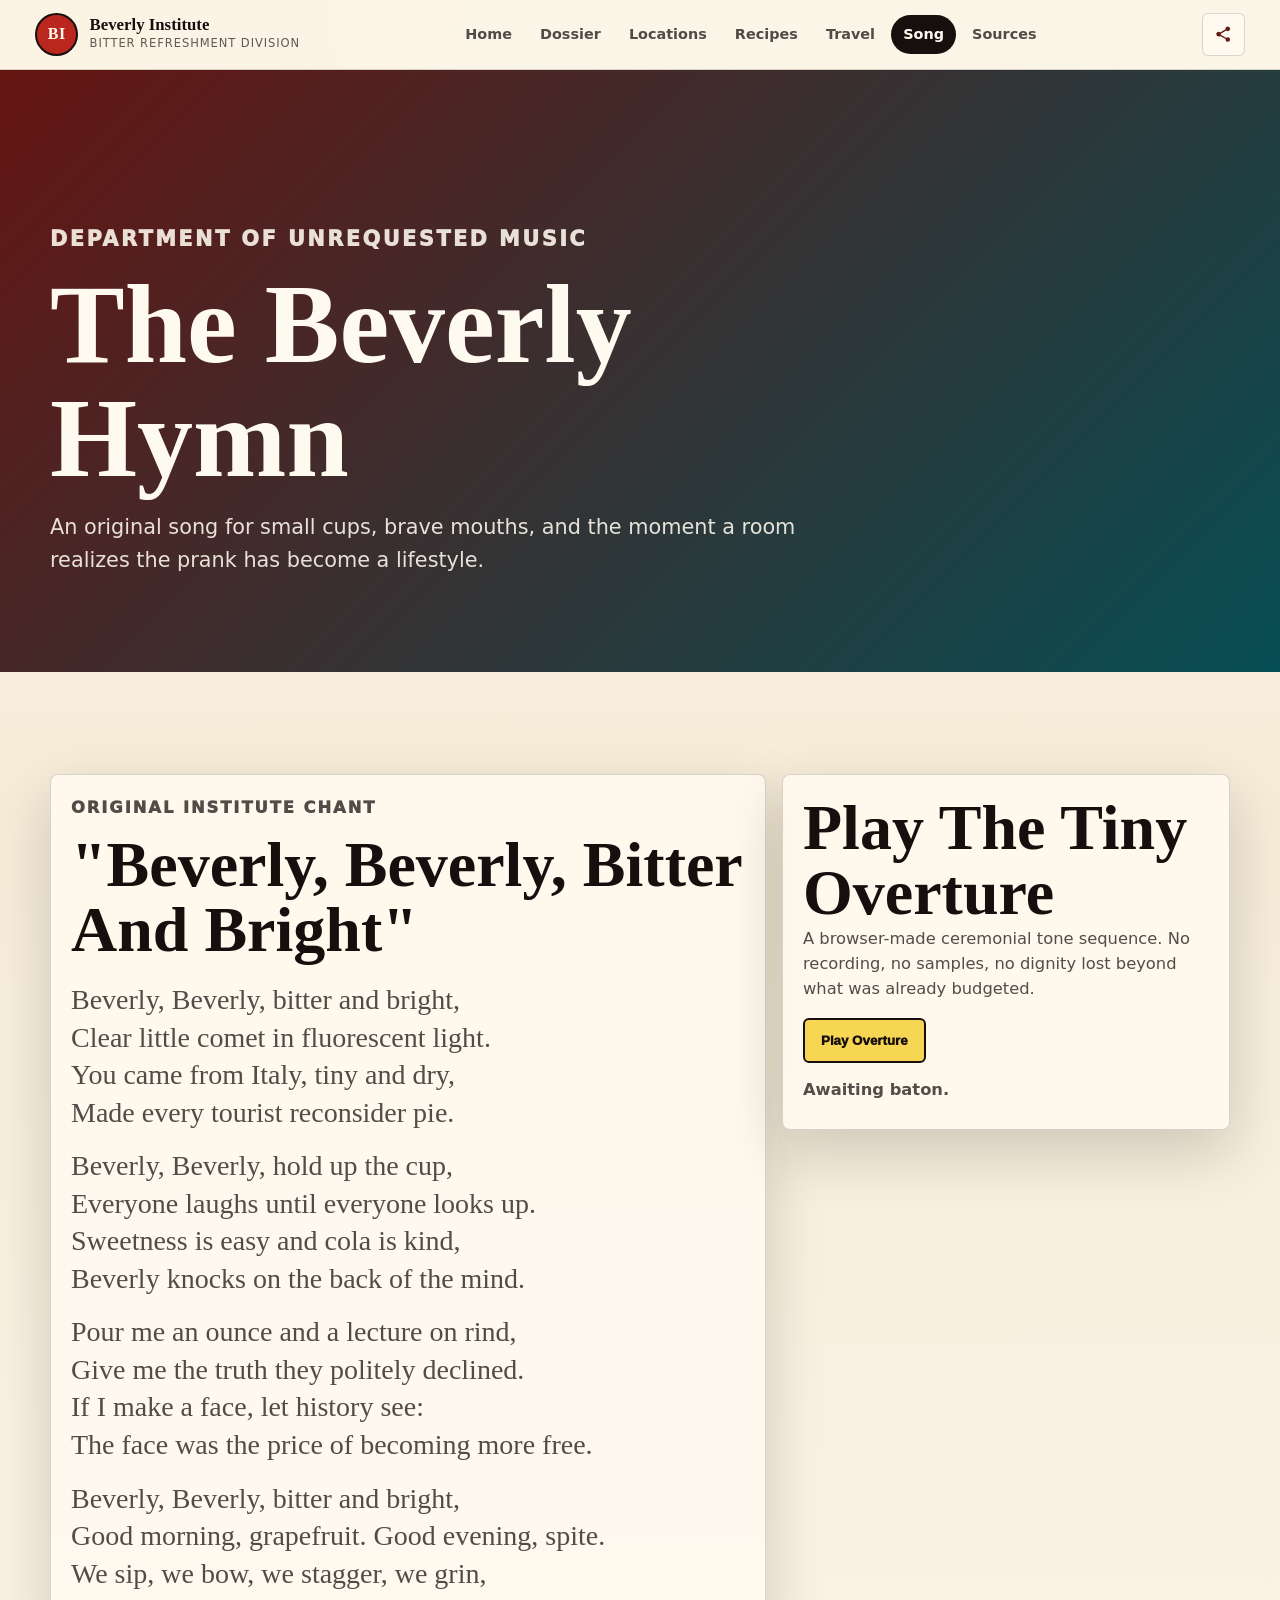
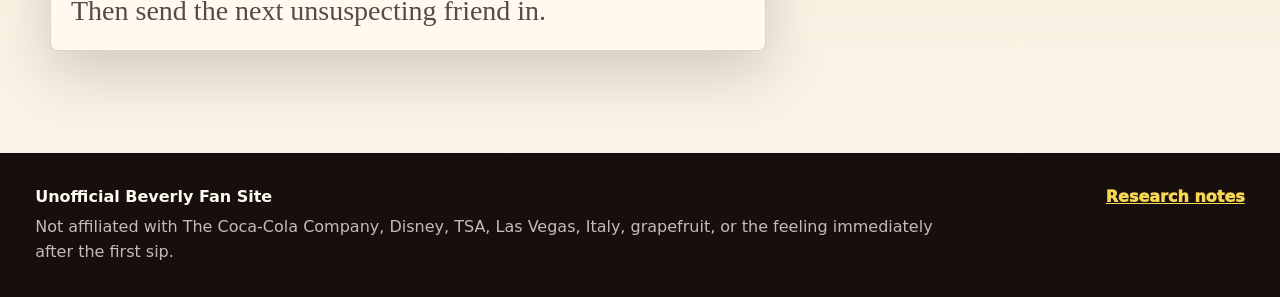
<file: song.html>
<!doctype html>
<html lang="en">
  <head>
    <meta charset="utf-8">
    <meta name="viewport" content="width=device-width, initial-scale=1">
    <title>The Beverly Hymn</title>
    <meta
      name="description"
      content="An original song for Beverly, the bitter soda with theatrical courage."
    >
    <meta name="theme-color" content="#651512">
    <meta name="color-scheme" content="light">
    <meta name="apple-mobile-web-app-title" content="Beverly">
    <meta name="application-name" content="Beverly Institute">
    <meta name="msapplication-TileColor" content="#651512">
    <meta name="msapplication-TileImage" content="assets/icons/mstile-150x150.png">
    <meta name="msapplication-config" content="browserconfig.xml">
    <link rel="canonical" href="https://drftstatic.github.io/beverly/song.html">
    <link rel="icon" href="favicon.ico" sizes="any">
    <link rel="icon" type="image/png" sizes="16x16" href="assets/icons/favicon-16x16.png">
    <link rel="icon" type="image/png" sizes="32x32" href="assets/icons/favicon-32x32.png">
    <link rel="apple-touch-icon" sizes="180x180" href="assets/icons/apple-touch-icon.png">
    <link rel="mask-icon" href="assets/icons/safari-pinned-tab.svg" color="#651512">
    <link rel="manifest" href="site.webmanifest">
    <meta property="og:site_name" content="Beverly Institute of Bitter Refreshment">
    <meta property="og:type" content="website">
    <meta property="og:locale" content="en_US">
    <meta property="og:url" content="https://drftstatic.github.io/beverly/song.html">
    <meta property="og:title" content="The Beverly Hymn">
    <meta property="og:description" content="An original song for Beverly, the bitter soda with theatrical courage.">
    <meta property="og:image" content="https://drftstatic.github.io/beverly/assets/images/beverly-social-card.png">
    <meta property="og:image:secure_url" content="https://drftstatic.github.io/beverly/assets/images/beverly-social-card.png">
    <meta property="og:image:width" content="1200">
    <meta property="og:image:height" content="630">
    <meta property="og:image:alt" content="Beverly fan-site social card with a theatrical tiny soda cup and the words Beverly, the tiny cup has the floor.">
    <meta name="twitter:card" content="summary_large_image">
    <meta name="twitter:title" content="The Beverly Hymn">
    <meta name="twitter:description" content="An original song for Beverly, the bitter soda with theatrical courage.">
    <meta name="twitter:image" content="https://drftstatic.github.io/beverly/assets/images/beverly-social-card.png">
    <meta name="twitter:image:alt" content="Beverly fan-site social card with a theatrical tiny soda cup and the words Beverly, the tiny cup has the floor.">
    <link rel="stylesheet" href="assets/styles.css">
  </head>
  <body>
    <div data-site-header></div>

    <main>
      <section class="page-hero compact-hero song-hero">
        <div>
          <p class="eyebrow">Department of Unrequested Music</p>
          <h1>The Beverly Hymn</h1>
          <p>
            An original song for small cups, brave mouths, and the moment a room
            realizes the prank has become a lifestyle.
          </p>
        </div>
      </section>

      <section class="section song-layout">
        <article class="lyrics-card">
          <p class="kicker">Original Institute Chant</p>
          <h2>"Beverly, Beverly, Bitter And Bright"</h2>
          <div class="lyrics">
            <p>
              Beverly, Beverly, bitter and bright,<br>
              Clear little comet in fluorescent light.<br>
              You came from Italy, tiny and dry,<br>
              Made every tourist reconsider pie.
            </p>
            <p>
              Beverly, Beverly, hold up the cup,<br>
              Everyone laughs until everyone looks up.<br>
              Sweetness is easy and cola is kind,<br>
              Beverly knocks on the back of the mind.
            </p>
            <p>
              Pour me an ounce and a lecture on rind,<br>
              Give me the truth they politely declined.<br>
              If I make a face, let history see:<br>
              The face was the price of becoming more free.
            </p>
            <p>
              Beverly, Beverly, bitter and bright,<br>
              Good morning, grapefruit. Good evening, spite.<br>
              We sip, we bow, we stagger, we grin,<br>
              Then send the next unsuspecting friend in.
            </p>
          </div>
        </article>

        <aside class="hymn-console">
          <h2>Play The Tiny Overture</h2>
          <p>
            A browser-made ceremonial tone sequence. No recording, no samples,
            no dignity lost beyond what was already budgeted.
          </p>
          <button class="button primary" type="button" data-hymn-button>Play Overture</button>
          <p class="hymn-status" data-hymn-status>Awaiting baton.</p>
        </aside>
      </section>
    </main>

    <div data-site-footer></div>
    <script src="assets/site.js"></script>
  </body>
</html>
</file>
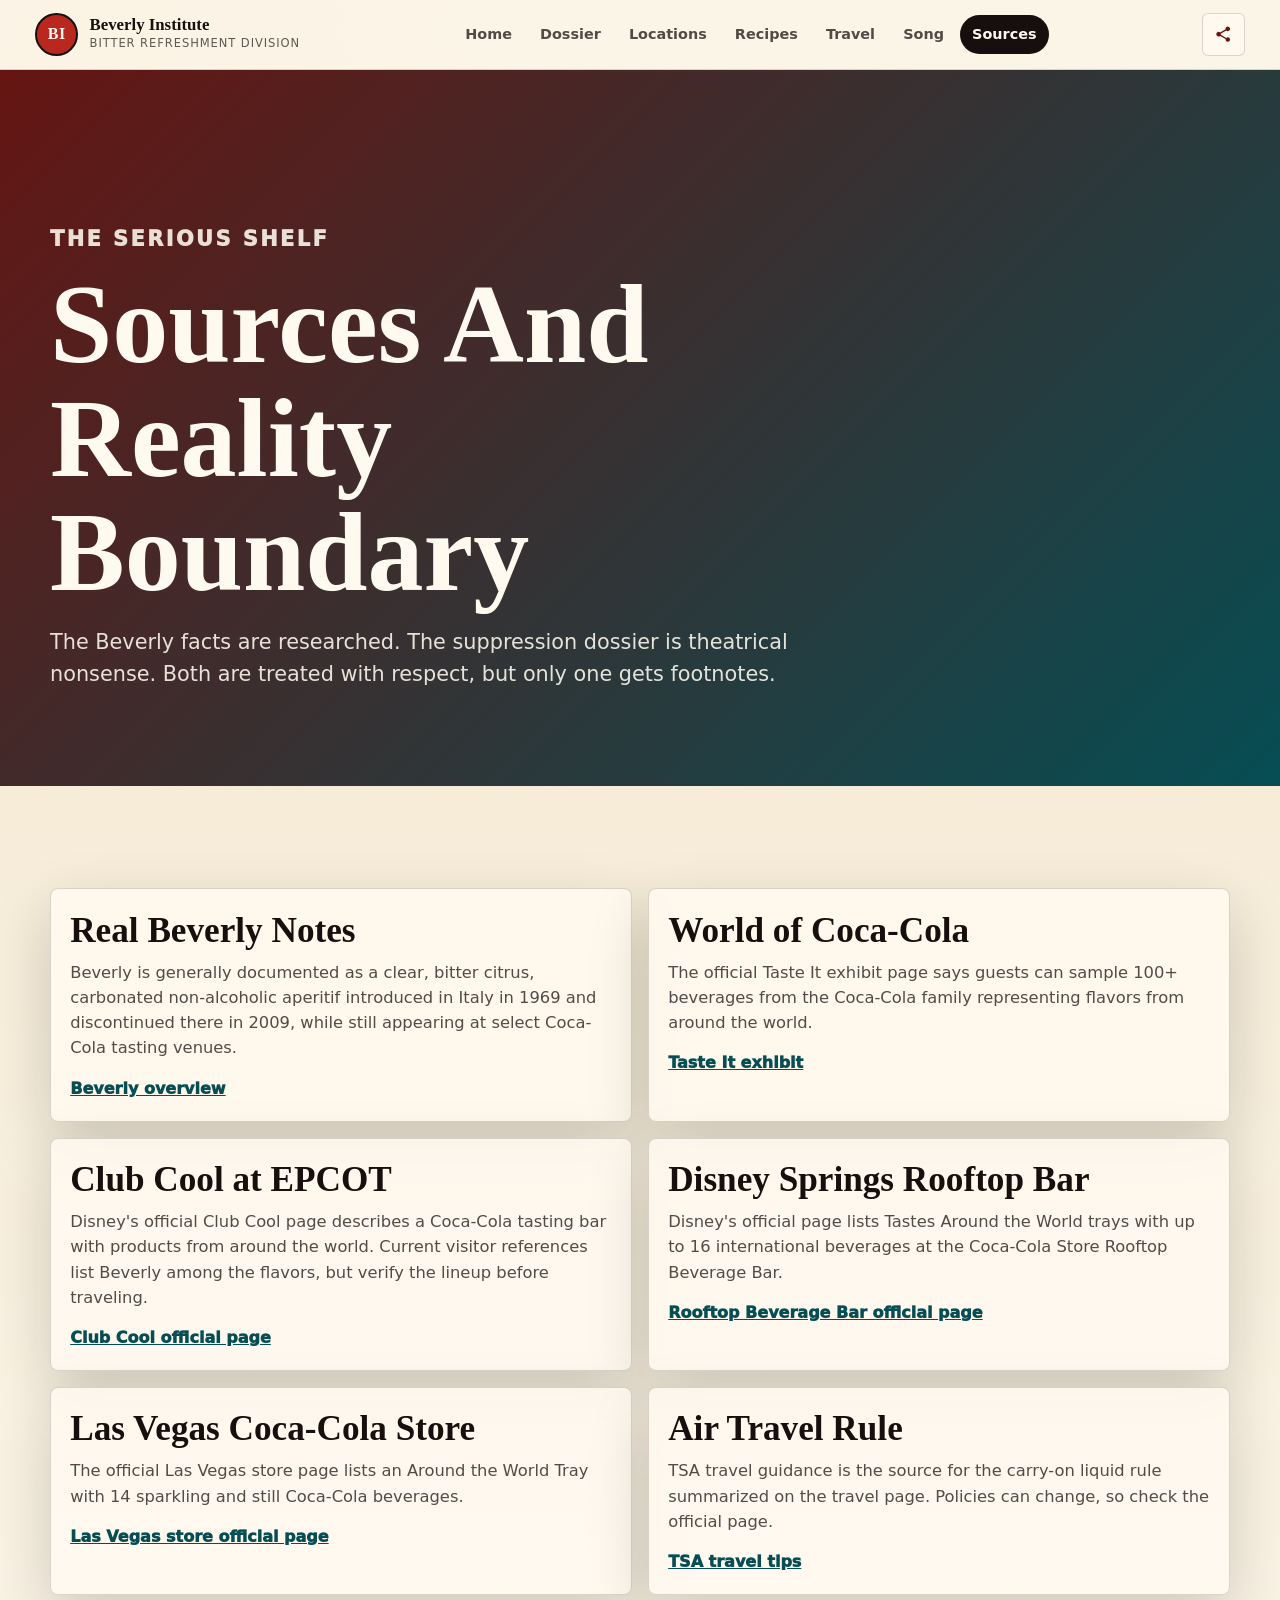
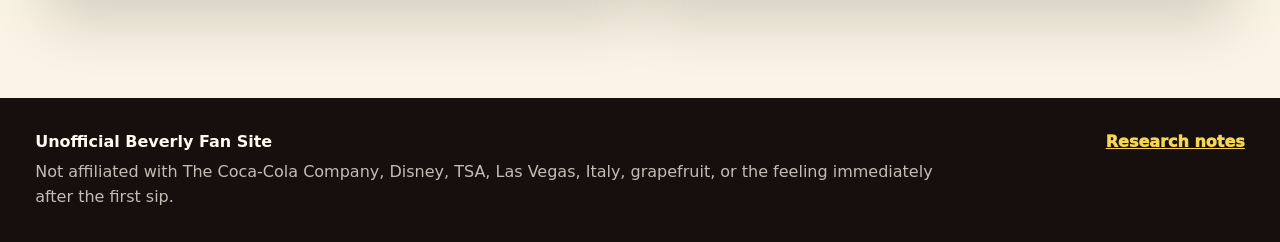
<file: sources.html>
<!doctype html>
<html lang="en">
  <head>
    <meta charset="utf-8">
    <meta name="viewport" content="width=device-width, initial-scale=1">
    <title>Beverly Research Sources</title>
    <meta
      name="description"
      content="Research links used for the Beverly fan site, separating real facts from invented fan-site mythology."
    >
    <meta name="theme-color" content="#651512">
    <meta name="color-scheme" content="light">
    <meta name="apple-mobile-web-app-title" content="Beverly">
    <meta name="application-name" content="Beverly Institute">
    <meta name="msapplication-TileColor" content="#651512">
    <meta name="msapplication-TileImage" content="assets/icons/mstile-150x150.png">
    <meta name="msapplication-config" content="browserconfig.xml">
    <link rel="canonical" href="https://drftstatic.github.io/beverly/sources.html">
    <link rel="icon" href="favicon.ico" sizes="any">
    <link rel="icon" type="image/png" sizes="16x16" href="assets/icons/favicon-16x16.png">
    <link rel="icon" type="image/png" sizes="32x32" href="assets/icons/favicon-32x32.png">
    <link rel="apple-touch-icon" sizes="180x180" href="assets/icons/apple-touch-icon.png">
    <link rel="mask-icon" href="assets/icons/safari-pinned-tab.svg" color="#651512">
    <link rel="manifest" href="site.webmanifest">
    <meta property="og:site_name" content="Beverly Institute of Bitter Refreshment">
    <meta property="og:type" content="website">
    <meta property="og:locale" content="en_US">
    <meta property="og:url" content="https://drftstatic.github.io/beverly/sources.html">
    <meta property="og:title" content="Beverly Research Sources">
    <meta property="og:description" content="Research links used for the Beverly fan site, separating real facts from invented fan-site mythology.">
    <meta property="og:image" content="https://drftstatic.github.io/beverly/assets/images/beverly-social-card.png">
    <meta property="og:image:secure_url" content="https://drftstatic.github.io/beverly/assets/images/beverly-social-card.png">
    <meta property="og:image:width" content="1200">
    <meta property="og:image:height" content="630">
    <meta property="og:image:alt" content="Beverly fan-site social card with a theatrical tiny soda cup and the words Beverly, the tiny cup has the floor.">
    <meta name="twitter:card" content="summary_large_image">
    <meta name="twitter:title" content="Beverly Research Sources">
    <meta name="twitter:description" content="Research links used for the Beverly fan site, separating real facts from invented fan-site mythology.">
    <meta name="twitter:image" content="https://drftstatic.github.io/beverly/assets/images/beverly-social-card.png">
    <meta name="twitter:image:alt" content="Beverly fan-site social card with a theatrical tiny soda cup and the words Beverly, the tiny cup has the floor.">
    <link rel="stylesheet" href="assets/styles.css">
  </head>
  <body>
    <div data-site-header></div>

    <main>
      <section class="page-hero compact-hero sources-hero">
        <div>
          <p class="eyebrow">The Serious Shelf</p>
          <h1>Sources And Reality Boundary</h1>
          <p>
            The Beverly facts are researched. The suppression dossier is theatrical
            nonsense. Both are treated with respect, but only one gets footnotes.
          </p>
        </div>
      </section>

      <section class="section source-grid">
        <article class="source-card">
          <h2>Real Beverly Notes</h2>
          <p>
            Beverly is generally documented as a clear, bitter citrus, carbonated
            non-alcoholic aperitif introduced in Italy in 1969 and discontinued
            there in 2009, while still appearing at select Coca-Cola tasting venues.
          </p>
          <a href="https://en.wikipedia.org/wiki/Beverly_%28drink%29">Beverly overview</a>
        </article>

        <article class="source-card">
          <h2>World of Coca-Cola</h2>
          <p>
            The official Taste It exhibit page says guests can sample 100+ beverages
            from the Coca-Cola family representing flavors from around the world.
          </p>
          <a href="https://www.worldofcoca-cola.com/explore-inside/explore-taste-it">Taste It exhibit</a>
        </article>

        <article class="source-card">
          <h2>Club Cool at EPCOT</h2>
          <p>
            Disney's official Club Cool page describes a Coca-Cola tasting bar with
            products from around the world. Current visitor references list Beverly
            among the flavors, but verify the lineup before traveling.
          </p>
          <a href="https://disneyworld.disney.go.com/shops/epcot/club-cool/">Club Cool official page</a>
        </article>

        <article class="source-card">
          <h2>Disney Springs Rooftop Bar</h2>
          <p>
            Disney's official page lists Tastes Around the World trays with up to
            16 international beverages at the Coca-Cola Store Rooftop Beverage Bar.
          </p>
          <a href="https://disneyworld.disney.go.com/dining/disney-springs/coca-cola-rooftop-beverage-bar/">Rooftop Beverage Bar official page</a>
        </article>

        <article class="source-card">
          <h2>Las Vegas Coca-Cola Store</h2>
          <p>
            The official Las Vegas store page lists an Around the World Tray with
            14 sparkling and still Coca-Cola beverages.
          </p>
          <a href="https://www.coca-colastore.com/stores/las-vegas">Las Vegas store official page</a>
        </article>

        <article class="source-card">
          <h2>Air Travel Rule</h2>
          <p>
            TSA travel guidance is the source for the carry-on liquid rule summarized
            on the travel page. Policies can change, so check the official page.
          </p>
          <a href="https://www.tsa.gov/news/press/factsheets/tsa-travel-tips">TSA travel tips</a>
        </article>
      </section>
    </main>

    <div data-site-footer></div>
    <script src="assets/site.js"></script>
  </body>
</html>
</file>
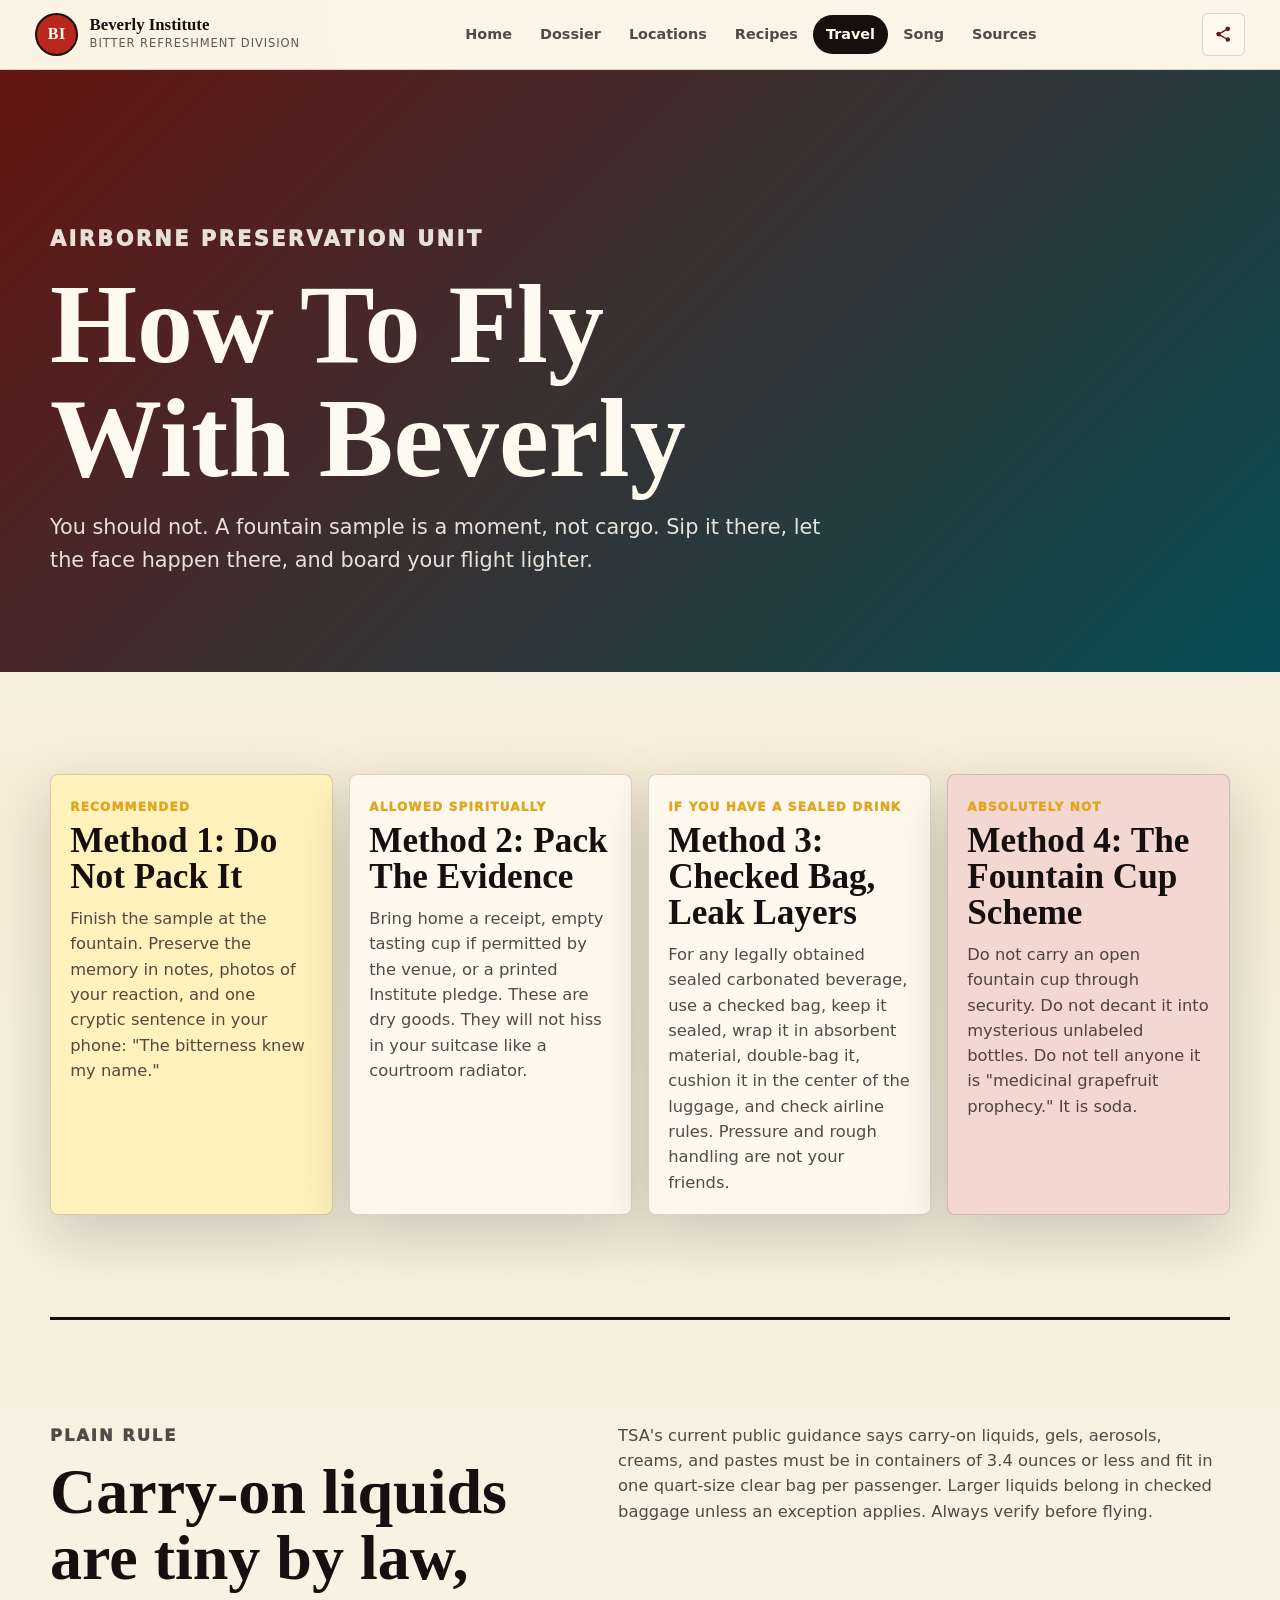
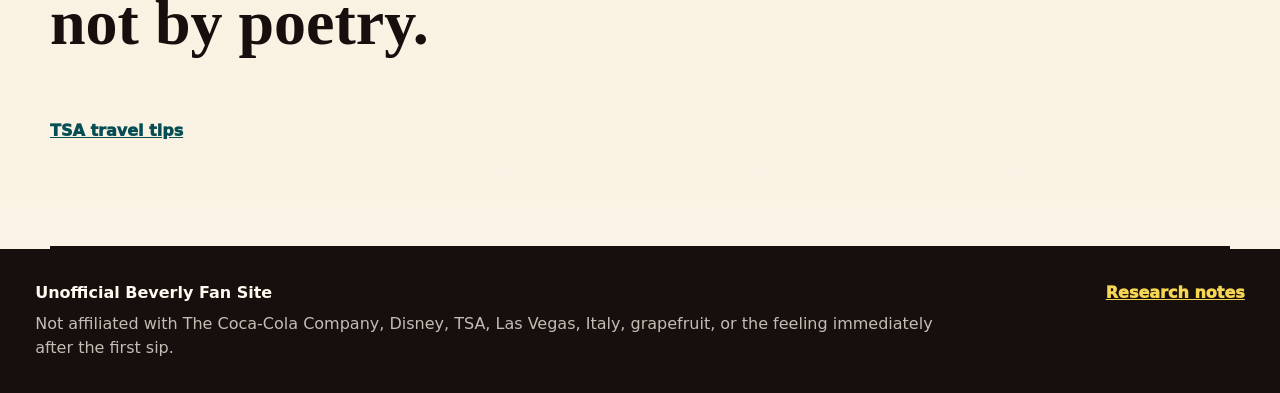
<file: travel.html>
<!doctype html>
<html lang="en">
  <head>
    <meta charset="utf-8">
    <meta name="viewport" content="width=device-width, initial-scale=1">
    <title>Beverly Air Travel Protocol</title>
    <meta
      name="description"
      content="A theatrical but safety-minded tutorial for not trying to fly home with a fountain sample of Beverly."
    >
    <meta name="theme-color" content="#651512">
    <meta name="color-scheme" content="light">
    <meta name="apple-mobile-web-app-title" content="Beverly">
    <meta name="application-name" content="Beverly Institute">
    <meta name="msapplication-TileColor" content="#651512">
    <meta name="msapplication-TileImage" content="assets/icons/mstile-150x150.png">
    <meta name="msapplication-config" content="browserconfig.xml">
    <link rel="canonical" href="https://drftstatic.github.io/beverly/travel.html">
    <link rel="icon" href="favicon.ico" sizes="any">
    <link rel="icon" type="image/png" sizes="16x16" href="assets/icons/favicon-16x16.png">
    <link rel="icon" type="image/png" sizes="32x32" href="assets/icons/favicon-32x32.png">
    <link rel="apple-touch-icon" sizes="180x180" href="assets/icons/apple-touch-icon.png">
    <link rel="mask-icon" href="assets/icons/safari-pinned-tab.svg" color="#651512">
    <link rel="manifest" href="site.webmanifest">
    <meta property="og:site_name" content="Beverly Institute of Bitter Refreshment">
    <meta property="og:type" content="website">
    <meta property="og:locale" content="en_US">
    <meta property="og:url" content="https://drftstatic.github.io/beverly/travel.html">
    <meta property="og:title" content="Beverly Air Travel Protocol">
    <meta property="og:description" content="A theatrical but safety-minded tutorial for not trying to fly home with a fountain sample of Beverly.">
    <meta property="og:image" content="https://drftstatic.github.io/beverly/assets/images/beverly-social-card.png">
    <meta property="og:image:secure_url" content="https://drftstatic.github.io/beverly/assets/images/beverly-social-card.png">
    <meta property="og:image:width" content="1200">
    <meta property="og:image:height" content="630">
    <meta property="og:image:alt" content="Beverly fan-site social card with a theatrical tiny soda cup and the words Beverly, the tiny cup has the floor.">
    <meta name="twitter:card" content="summary_large_image">
    <meta name="twitter:title" content="Beverly Air Travel Protocol">
    <meta name="twitter:description" content="A theatrical but safety-minded tutorial for not trying to fly home with a fountain sample of Beverly.">
    <meta name="twitter:image" content="https://drftstatic.github.io/beverly/assets/images/beverly-social-card.png">
    <meta name="twitter:image:alt" content="Beverly fan-site social card with a theatrical tiny soda cup and the words Beverly, the tiny cup has the floor.">
    <link rel="stylesheet" href="assets/styles.css">
  </head>
  <body>
    <div data-site-header></div>

    <main>
      <section class="page-hero compact-hero travel-hero">
        <div>
          <p class="eyebrow">Airborne Preservation Unit</p>
          <h1>How To Fly With Beverly</h1>
          <p>
            You should not. A fountain sample is a moment, not cargo. Sip it there,
            let the face happen there, and board your flight lighter.
          </p>
        </div>
      </section>

      <section class="section travel-grid">
        <article class="travel-card warning-card">
          <span class="stamp">Recommended</span>
          <h2>Method 1: Do Not Pack It</h2>
          <p>
            Finish the sample at the fountain. Preserve the memory in notes, photos
            of your reaction, and one cryptic sentence in your phone: "The bitterness
            knew my name."
          </p>
        </article>

        <article class="travel-card">
          <span class="stamp">Allowed Spiritually</span>
          <h2>Method 2: Pack The Evidence</h2>
          <p>
            Bring home a receipt, empty tasting cup if permitted by the venue, or
            a printed Institute pledge. These are dry goods. They will not hiss in
            your suitcase like a courtroom radiator.
          </p>
        </article>

        <article class="travel-card">
          <span class="stamp">If You Have A Sealed Drink</span>
          <h2>Method 3: Checked Bag, Leak Layers</h2>
          <p>
            For any legally obtained sealed carbonated beverage, use a checked bag,
            keep it sealed, wrap it in absorbent material, double-bag it, cushion it
            in the center of the luggage, and check airline rules. Pressure and
            rough handling are not your friends.
          </p>
        </article>

        <article class="travel-card danger-card">
          <span class="stamp">Absolutely Not</span>
          <h2>Method 4: The Fountain Cup Scheme</h2>
          <p>
            Do not carry an open fountain cup through security. Do not decant it
            into mysterious unlabeled bottles. Do not tell anyone it is "medicinal
            grapefruit prophecy." It is soda.
          </p>
        </article>
      </section>

      <section class="section tsa-box">
        <div>
          <p class="kicker">Plain Rule</p>
          <h2>Carry-on liquids are tiny by law, not by poetry.</h2>
        </div>
        <p>
          TSA's current public guidance says carry-on liquids, gels, aerosols,
          creams, and pastes must be in containers of 3.4 ounces or less and fit
          in one quart-size clear bag per passenger. Larger liquids belong in
          checked baggage unless an exception applies. Always verify before flying.
        </p>
        <a href="https://www.tsa.gov/news/press/factsheets/tsa-travel-tips">TSA travel tips</a>
      </section>
    </main>

    <div data-site-footer></div>
    <script src="assets/site.js"></script>
  </body>
</html>
</file>
<file: assets/styles.css>
:root {
  --ink: #170f0d;
  --paper: #fbf5e8;
  --paper-deep: #efe0c3;
  --red: #b9271f;
  --red-deep: #651512;
  --teal: #087a83;
  --teal-deep: #064e54;
  --gold: #e0a523;
  --citrus: #f6d653;
  --cream: #fffaf0;
  --line: rgba(23, 15, 13, 0.16);
  --shadow: 0 22px 60px rgba(23, 15, 13, 0.18);
}

* {
  box-sizing: border-box;
}

html {
  scroll-behavior: smooth;
}

body {
  margin: 0;
  background:
    radial-gradient(circle at top left, rgba(224, 165, 35, 0.18), transparent 32rem),
    linear-gradient(180deg, var(--paper) 0%, #f6ecd8 42%, #fbf5e8 100%);
  color: var(--ink);
  font-family: Inter, ui-sans-serif, system-ui, -apple-system, BlinkMacSystemFont, "Segoe UI", sans-serif;
  line-height: 1.55;
}

img {
  display: block;
  max-width: 100%;
}

a {
  color: inherit;
}

.site-header {
  position: sticky;
  top: 0;
  z-index: 20;
  display: flex;
  align-items: center;
  justify-content: space-between;
  gap: 1rem;
  padding: 0.8rem clamp(1rem, 3vw, 2.2rem);
  background: rgba(251, 245, 232, 0.92);
  border-bottom: 1px solid var(--line);
  backdrop-filter: blur(18px);
}

.brand {
  display: flex;
  align-items: center;
  gap: 0.7rem;
  text-decoration: none;
  min-width: 14rem;
}

.brand-mark {
  display: grid;
  place-items: center;
  width: 2.7rem;
  height: 2.7rem;
  border: 2px solid var(--ink);
  border-radius: 50%;
  background: var(--red);
  color: var(--cream);
  font-family: Georgia, "Times New Roman", serif;
  font-weight: 900;
  letter-spacing: 0.04em;
}

.brand strong,
.brand small {
  display: block;
}

.brand strong {
  font-family: Georgia, "Times New Roman", serif;
  font-size: 1.05rem;
  line-height: 1.1;
}

.brand small {
  color: rgba(23, 15, 13, 0.68);
  font-size: 0.72rem;
  text-transform: uppercase;
  letter-spacing: 0.08em;
}

.site-nav {
  display: flex;
  align-items: center;
  gap: 0.2rem;
  flex-wrap: wrap;
  justify-content: flex-end;
}

.site-nav a {
  border-radius: 999px;
  padding: 0.52rem 0.78rem;
  color: rgba(23, 15, 13, 0.74);
  font-weight: 800;
  font-size: 0.9rem;
  text-decoration: none;
}

.site-nav a:hover,
.site-nav a[aria-current="page"] {
  background: var(--ink);
  color: var(--cream);
}

.header-controls {
  position: relative;
  display: flex;
  align-items: center;
  gap: 0.45rem;
}

.nav-toggle {
  display: none;
  border: 1px solid var(--line);
  border-radius: 6px;
  background: var(--cream);
  color: var(--ink);
  padding: 0.55rem 0.7rem;
  font: inherit;
  font-weight: 900;
}

.share-button {
  display: inline-grid;
  place-items: center;
  width: 2.7rem;
  height: 2.7rem;
  border: 1px solid var(--line);
  border-radius: 6px;
  background: var(--cream);
  color: var(--red-deep);
  cursor: pointer;
}

.share-button:hover {
  background: var(--citrus);
  color: var(--ink);
}

.share-button svg {
  width: 1.15rem;
  height: 1.15rem;
  fill: currentColor;
}

.share-feedback {
  position: absolute;
  top: calc(100% + 0.45rem);
  right: 0;
  min-width: 8.5rem;
  padding: 0.45rem 0.6rem;
  border-radius: 6px;
  background: var(--ink);
  color: var(--cream);
  font-size: 0.78rem;
  font-weight: 900;
  opacity: 0;
  pointer-events: none;
  transform: translateY(-0.25rem);
  transition: opacity 160ms ease, transform 160ms ease;
}

.share-feedback.is-visible {
  opacity: 1;
  transform: translateY(0);
}

.hero {
  position: relative;
  min-height: clamp(34rem, 92vh, 54rem);
  overflow: hidden;
  display: grid;
  align-items: center;
}

.hero img,
.page-hero.image-hero > img {
  position: absolute;
  inset: 0;
  width: 100%;
  height: 100%;
  object-fit: cover;
}

.hero-shade {
  position: absolute;
  inset: 0;
  background:
    linear-gradient(90deg, rgba(12, 6, 5, 0.88) 0%, rgba(12, 6, 5, 0.72) 36%, rgba(12, 6, 5, 0.08) 72%),
    linear-gradient(180deg, transparent 74%, var(--paper) 100%);
}

.hero-content {
  position: relative;
  z-index: 2;
  width: min(46rem, calc(100% - 2rem));
  margin-left: clamp(1rem, 7vw, 6rem);
  color: var(--cream);
  padding: 5rem 0;
}

.eyebrow,
.kicker {
  margin: 0 0 0.7rem;
  color: var(--gold);
  font-weight: 950;
  text-transform: uppercase;
  letter-spacing: 0.12em;
  font-size: 0.78rem;
}

h1,
h2,
h3 {
  margin: 0;
  font-family: Georgia, "Times New Roman", serif;
  line-height: 1.02;
}

h1 {
  font-size: clamp(4.4rem, 14vw, 11rem);
}

h2 {
  font-size: clamp(2rem, 5vw, 4rem);
}

h3 {
  font-size: clamp(1.25rem, 2vw, 1.7rem);
}

p {
  margin: 0;
}

.hero-copy {
  max-width: 38rem;
  margin-top: 1rem;
  color: rgba(255, 250, 240, 0.9);
  font-size: clamp(1.08rem, 2vw, 1.4rem);
}

.hero-actions {
  display: flex;
  gap: 0.8rem;
  flex-wrap: wrap;
  margin-top: 1.8rem;
}

.button {
  display: inline-flex;
  align-items: center;
  justify-content: center;
  min-height: 2.85rem;
  border: 2px solid currentColor;
  border-radius: 6px;
  padding: 0.76rem 1rem;
  font-weight: 950;
  text-decoration: none;
  cursor: pointer;
  transition: transform 160ms ease, background 160ms ease, color 160ms ease;
}

.button:hover {
  transform: translateY(-1px);
}

.button.primary {
  background: var(--citrus);
  color: var(--ink);
}

.button.ghost {
  background: rgba(255, 250, 240, 0.08);
  color: var(--cream);
}

.section {
  width: min(1180px, calc(100% - 2rem));
  margin: 0 auto;
  padding: clamp(3.5rem, 8vw, 7rem) 0;
}

.intro-grid {
  display: grid;
  grid-template-columns: minmax(0, 1fr) minmax(18rem, 26rem);
  gap: clamp(1.2rem, 4vw, 4rem);
  align-items: center;
}

.intro-grid p:not(.kicker),
.dossier-intro p,
.proclamation-band p,
.ceremony-panel p,
.travel-card p,
.tsa-box p,
.source-card p,
.recipe-card p,
.location-card p,
.page-hero p,
.hymn-console p,
.lyrics-card p {
  color: rgba(23, 15, 13, 0.74);
  font-size: 1.02rem;
}

.fact-panel,
.sip-console,
.hymn-console,
.lyrics-card,
.source-card,
.recipe-card,
.location-card,
.travel-card,
.dossier-card {
  background: rgba(255, 250, 240, 0.86);
  border: 1px solid var(--line);
  border-radius: 8px;
  box-shadow: var(--shadow);
}

.fact-panel {
  padding: 1.35rem;
}

.fact-panel h3 {
  margin-bottom: 1rem;
}

.fact-panel dl {
  display: grid;
  gap: 0.85rem;
  margin: 0;
}

.fact-panel div {
  border-top: 1px solid var(--line);
  padding-top: 0.8rem;
}

.fact-panel dt {
  color: var(--red);
  font-weight: 950;
  text-transform: uppercase;
  font-size: 0.75rem;
  letter-spacing: 0.1em;
}

.fact-panel dd {
  margin: 0.15rem 0 0;
  font-weight: 800;
}

.proclamation-band {
  display: grid;
  grid-template-columns: 1fr 0.8fr;
  gap: clamp(1.4rem, 5vw, 5rem);
  align-items: end;
  border-top: 3px solid var(--ink);
  border-bottom: 3px solid var(--ink);
}

.cards-section {
  width: 100%;
  background:
    linear-gradient(135deg, rgba(8, 122, 131, 0.18), transparent 42%),
    var(--red-deep);
  color: var(--cream);
  padding-left: max(1rem, calc((100% - 1180px) / 2));
  padding-right: max(1rem, calc((100% - 1180px) / 2));
}

.section-heading {
  margin-bottom: 1.4rem;
}

.card-grid {
  display: grid;
  grid-template-columns: repeat(3, minmax(0, 1fr));
  gap: 1rem;
}

.feature-card {
  min-height: 16rem;
  display: flex;
  flex-direction: column;
  gap: 0.8rem;
  padding: 1.2rem;
  color: var(--cream);
  border: 1px solid rgba(255, 250, 240, 0.2);
  border-radius: 8px;
  background: rgba(255, 250, 240, 0.08);
  text-decoration: none;
}

.feature-card:hover {
  background: rgba(255, 250, 240, 0.14);
}

.feature-card p {
  color: rgba(255, 250, 240, 0.78);
}

.card-number,
.state,
.recipe-meta,
.stamp,
.dossier-card span {
  color: var(--gold);
  font-weight: 950;
  text-transform: uppercase;
  letter-spacing: 0.1em;
  font-size: 0.75rem;
}

.ceremony-panel {
  display: grid;
  grid-template-columns: 1fr minmax(18rem, 28rem);
  gap: clamp(1.4rem, 5vw, 4rem);
  align-items: center;
}

.sip-console {
  padding: 1.2rem;
}

.meter-shell {
  height: 1.1rem;
  overflow: hidden;
  border: 2px solid var(--ink);
  border-radius: 999px;
  background: var(--paper-deep);
}

.meter-fill {
  display: block;
  width: 0;
  height: 100%;
  background: linear-gradient(90deg, var(--teal), var(--gold), var(--red));
  transition: width 240ms ease;
}

.sip-score {
  margin-top: 1rem;
  font-weight: 950;
}

.sip-message {
  min-height: 3rem;
  margin: 0.45rem 0 1rem;
}

.page-hero {
  position: relative;
  display: grid;
  align-items: end;
  min-height: 28rem;
  padding: clamp(5rem, 12vw, 10rem) max(1rem, calc((100% - 1180px) / 2)) clamp(3rem, 8vw, 6rem);
  overflow: hidden;
  background:
    linear-gradient(135deg, var(--red-deep), var(--teal-deep));
  color: var(--cream);
}

.page-hero.compact-hero {
  min-height: 24rem;
}

.page-hero.image-hero {
  min-height: 34rem;
}

.page-hero.image-hero::before {
  content: "";
  position: absolute;
  inset: 0;
  z-index: 1;
  background:
    linear-gradient(90deg, rgba(23, 15, 13, 0.82), rgba(23, 15, 13, 0.38) 54%, rgba(23, 15, 13, 0.08)),
    linear-gradient(180deg, transparent 72%, var(--paper) 100%);
}

.page-hero > div {
  position: relative;
  z-index: 2;
  max-width: 49rem;
}

.page-hero h1 {
  margin-bottom: 1rem;
  font-size: clamp(3.1rem, 9vw, 7rem);
}

.page-hero p {
  color: rgba(255, 250, 240, 0.88);
  font-size: clamp(1.05rem, 2vw, 1.3rem);
}

.dossier-layout {
  display: grid;
  grid-template-columns: minmax(18rem, 28rem) minmax(0, 1fr);
  gap: clamp(1.2rem, 4vw, 3rem);
  align-items: start;
}

.dossier-intro {
  position: sticky;
  top: 6rem;
}

.dossier-stack {
  display: grid;
  gap: 1rem;
}

.dossier-card {
  padding: 1.15rem;
}

.dossier-card h3 {
  margin: 0.25rem 0 0.5rem;
}

.pull-quote {
  width: min(980px, calc(100% - 2rem));
  border-left: 0.55rem solid var(--red);
  padding-left: clamp(1rem, 4vw, 2rem);
}

.pull-quote p {
  font-family: Georgia, "Times New Roman", serif;
  font-size: clamp(2rem, 5vw, 4rem);
  line-height: 1.08;
}

.pull-quote span {
  display: block;
  margin-top: 1rem;
  color: rgba(23, 15, 13, 0.62);
  font-weight: 900;
}

.location-grid,
.recipe-grid,
.travel-grid,
.source-grid {
  display: grid;
  grid-template-columns: repeat(2, minmax(0, 1fr));
  gap: 1rem;
}

.location-card,
.recipe-card,
.travel-card,
.source-card {
  padding: 1.2rem;
}

.location-card h2,
.recipe-card h2,
.travel-card h2,
.source-card h2 {
  margin: 0.25rem 0 0.7rem;
  font-size: clamp(1.5rem, 3vw, 2.2rem);
}

.location-card a,
.source-card a,
.tsa-box a {
  display: inline-flex;
  margin-top: 1rem;
  color: var(--teal-deep);
  font-weight: 950;
}

.pilgrimage-steps {
  border-top: 3px solid var(--ink);
}

.step-list {
  display: grid;
  gap: 0.8rem;
  margin: 0;
  padding-left: 1.3rem;
  font-size: 1.1rem;
}

.recipe-grid {
  grid-template-columns: repeat(3, minmax(0, 1fr));
}

.recipe-card ul {
  margin: 1rem 0 0;
  padding-left: 1.1rem;
  color: rgba(23, 15, 13, 0.72);
}

.travel-grid {
  grid-template-columns: repeat(4, minmax(0, 1fr));
}

.travel-card {
  min-height: 21rem;
}

.warning-card {
  background: #fff2bc;
}

.danger-card {
  background: #f3d7d1;
}

.tsa-box {
  display: grid;
  grid-template-columns: 0.85fr 1fr;
  gap: clamp(1rem, 4vw, 3rem);
  border-top: 3px solid var(--ink);
  border-bottom: 3px solid var(--ink);
}

.song-layout {
  display: grid;
  grid-template-columns: minmax(0, 1fr) minmax(18rem, 28rem);
  gap: 1rem;
  align-items: start;
}

.lyrics-card,
.hymn-console {
  padding: 1.25rem;
}

.lyrics {
  display: grid;
  gap: 1rem;
  margin-top: 1.2rem;
}

.lyrics p {
  font-family: Georgia, "Times New Roman", serif;
  font-size: clamp(1.25rem, 2.5vw, 1.75rem);
  line-height: 1.34;
}

.hymn-console {
  position: sticky;
  top: 6rem;
}

.hymn-console .button {
  margin-top: 1rem;
}

.hymn-status {
  min-height: 2rem;
  margin-top: 0.9rem;
  font-weight: 900;
}

.site-footer {
  display: flex;
  justify-content: space-between;
  gap: 1rem;
  padding: 2rem clamp(1rem, 3vw, 2.2rem);
  background: var(--ink);
  color: var(--cream);
}

.site-footer p {
  max-width: 58rem;
  margin-top: 0.35rem;
  color: rgba(255, 250, 240, 0.74);
}

.site-footer a {
  color: var(--citrus);
  font-weight: 950;
}

@media (max-width: 980px) {
  .card-grid,
  .recipe-grid,
  .travel-grid {
    grid-template-columns: repeat(2, minmax(0, 1fr));
  }

  .intro-grid,
  .proclamation-band,
  .ceremony-panel,
  .dossier-layout,
  .song-layout,
  .tsa-box {
    grid-template-columns: 1fr;
  }

  .dossier-intro,
  .hymn-console {
    position: static;
  }
}

@media (max-width: 760px) {
  .site-header {
    align-items: flex-start;
  }

  .brand {
    min-width: 0;
  }

  .nav-toggle {
    display: inline-flex;
  }

  .site-nav {
    position: absolute;
    top: calc(100% + 1px);
    left: 0;
    right: 0;
    display: none;
    flex-direction: column;
    align-items: stretch;
    padding: 0.8rem 1rem 1rem;
    background: rgba(251, 245, 232, 0.98);
    border-bottom: 1px solid var(--line);
  }

  .site-nav.is-open {
    display: flex;
  }

  .site-nav a {
    border-radius: 6px;
  }

  .hero {
    min-height: 46rem;
    align-items: end;
  }

  .hero img {
    object-position: 62% center;
  }

  .hero-shade {
    background:
      linear-gradient(180deg, rgba(12, 6, 5, 0.12) 0%, rgba(12, 6, 5, 0.82) 48%, rgba(12, 6, 5, 0.94) 84%, var(--paper) 100%);
  }

  .hero-content {
    width: calc(100% - 2rem);
    margin: 0 auto;
    padding-bottom: 5rem;
  }

  h1 {
    font-size: clamp(4rem, 22vw, 6rem);
  }

  .page-hero.image-hero {
    min-height: 38rem;
  }

  .page-hero.image-hero > img {
    object-position: 58% center;
  }

  .location-grid,
  .recipe-grid,
  .travel-grid,
  .source-grid,
  .card-grid {
    grid-template-columns: 1fr;
  }

  .travel-card {
    min-height: auto;
  }

  .site-footer {
    flex-direction: column;
  }
}

@media (prefers-reduced-motion: reduce) {
  *,
  *::before,
  *::after {
    scroll-behavior: auto !important;
    transition-duration: 0.01ms !important;
    animation-duration: 0.01ms !important;
    animation-iteration-count: 1 !important;
  }
}
</file>
